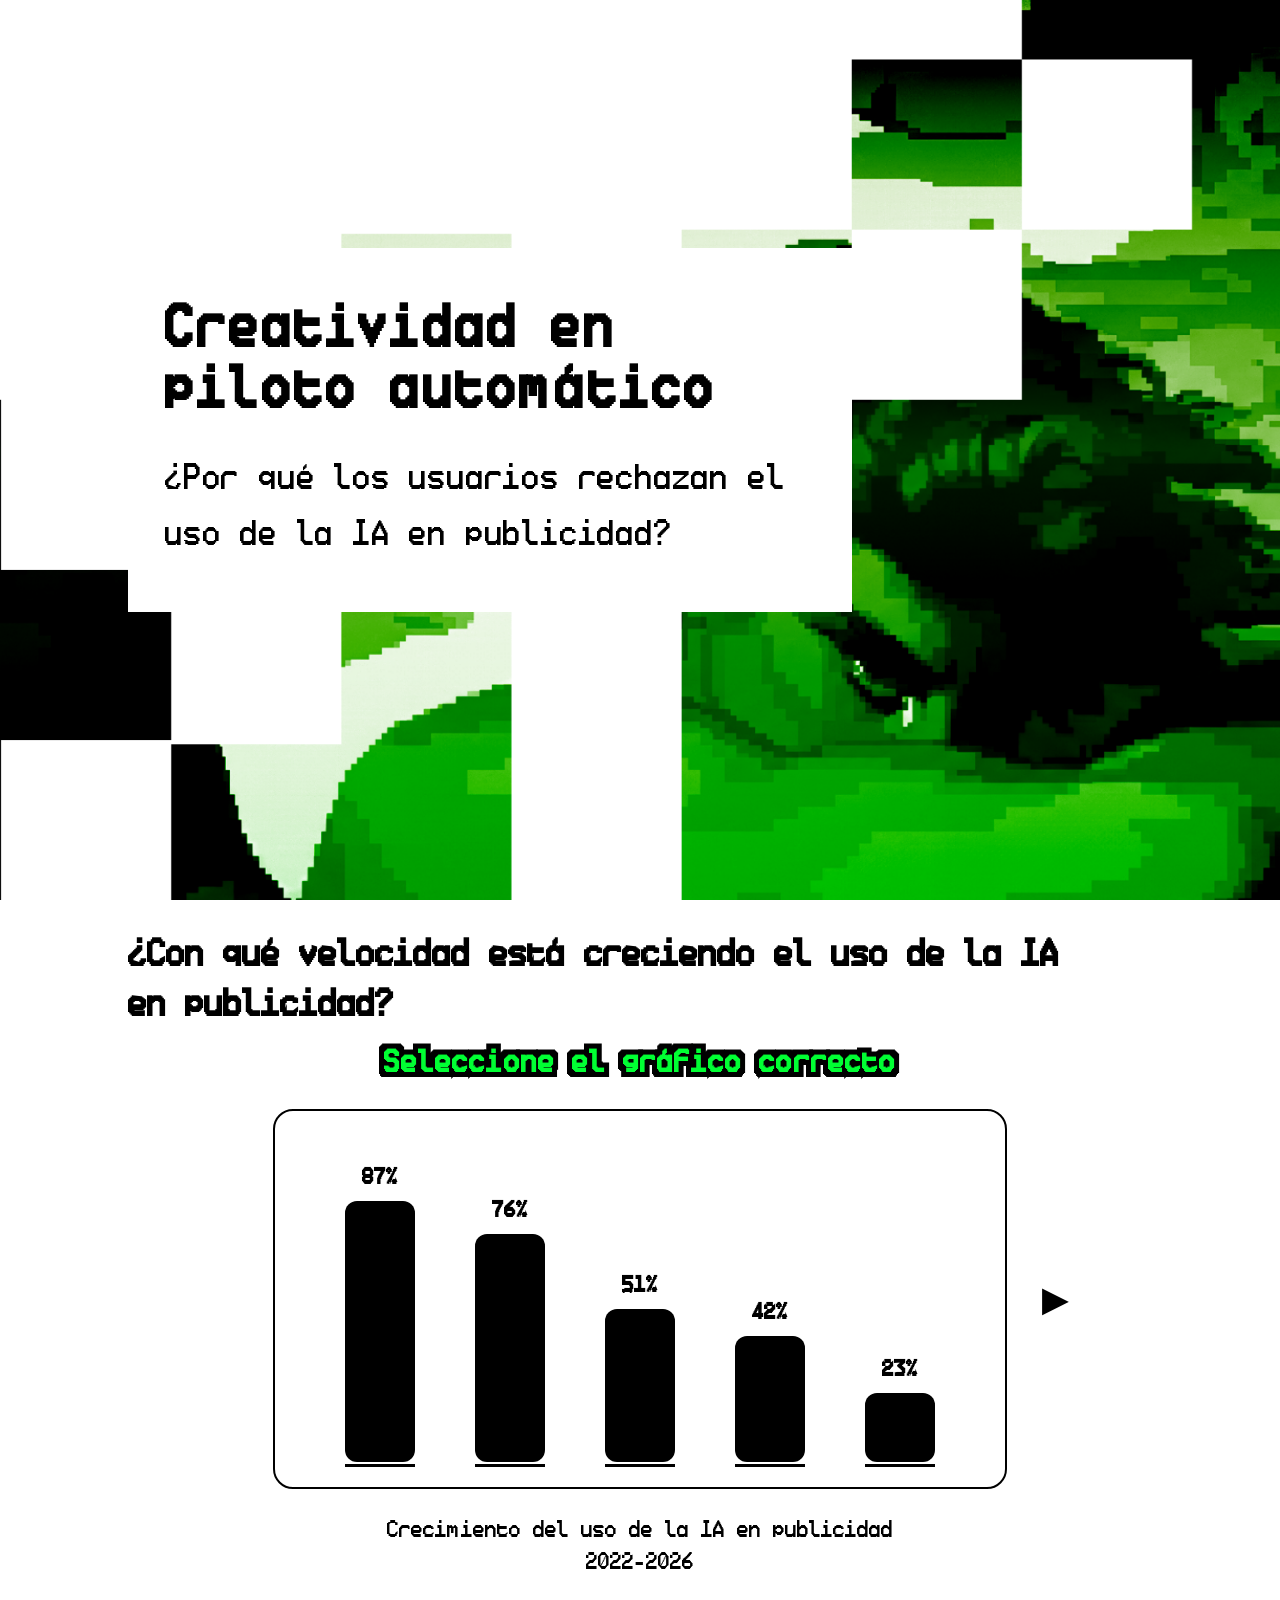
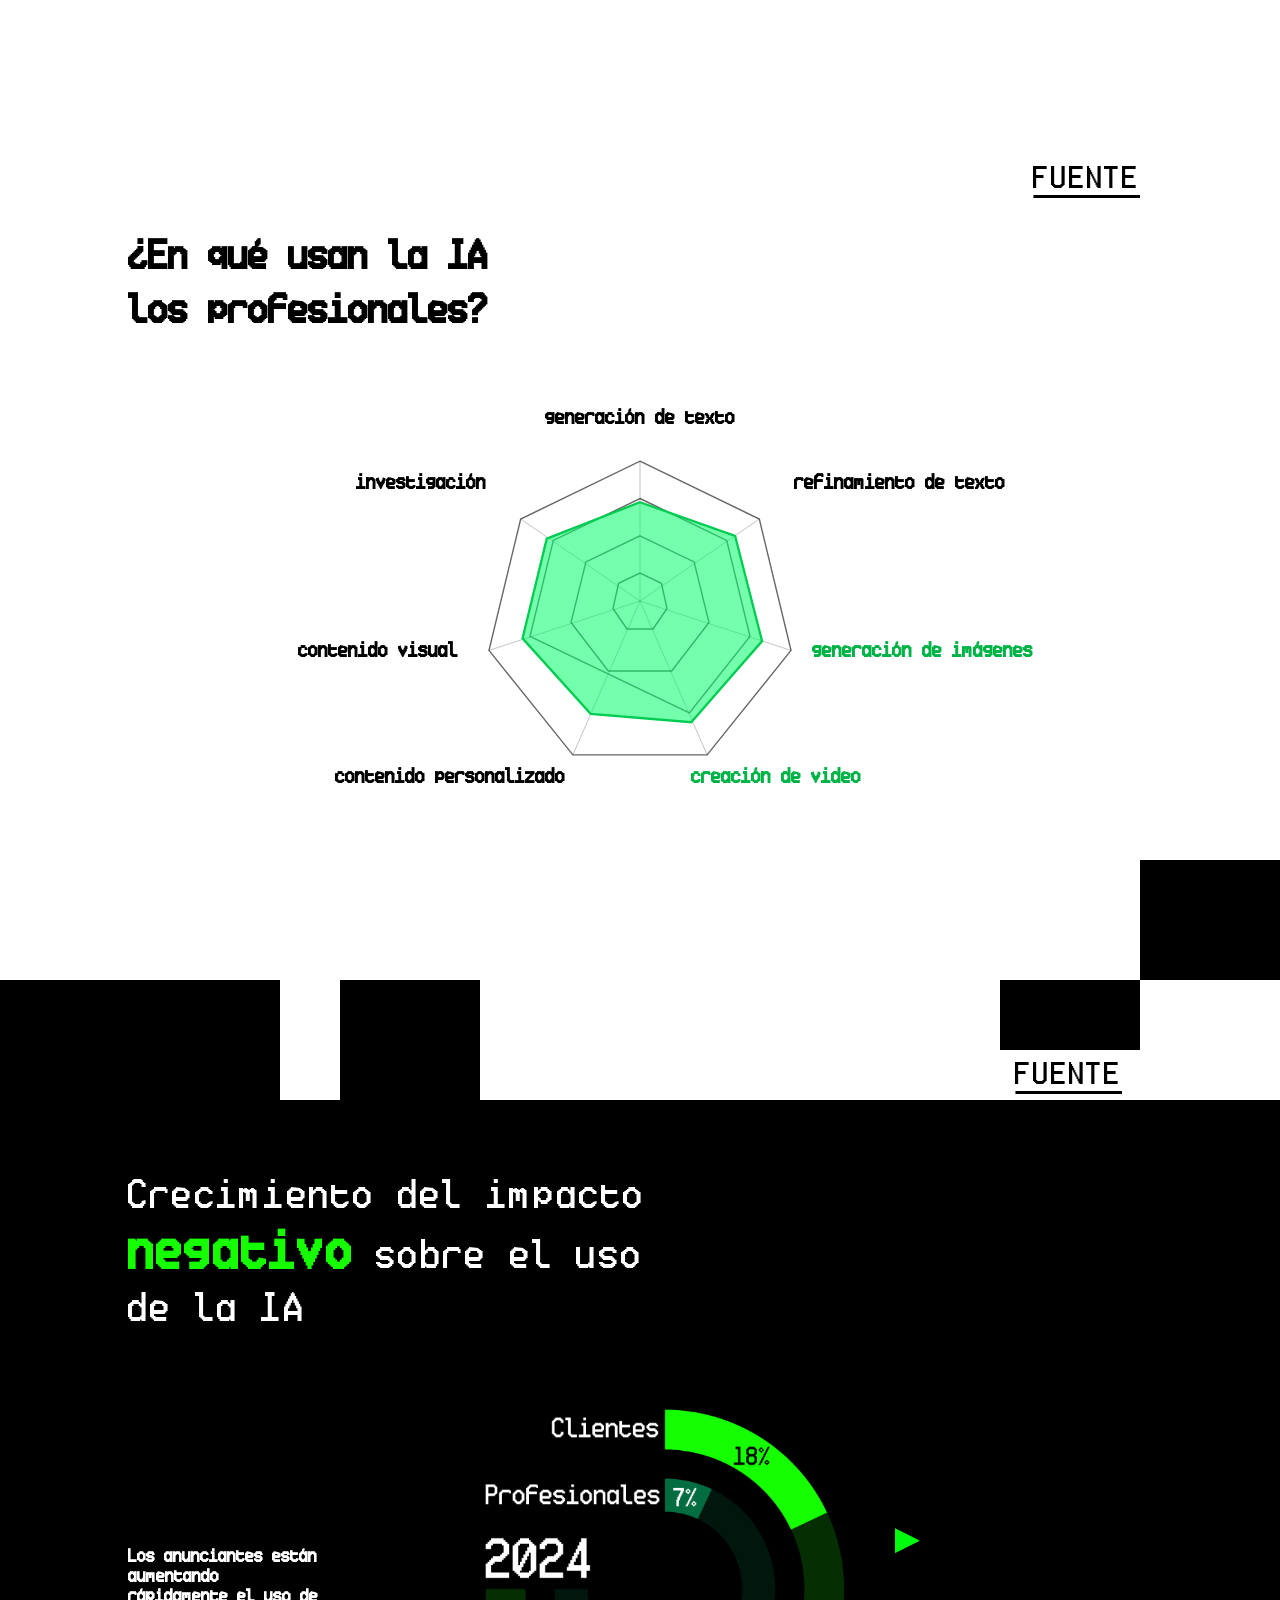
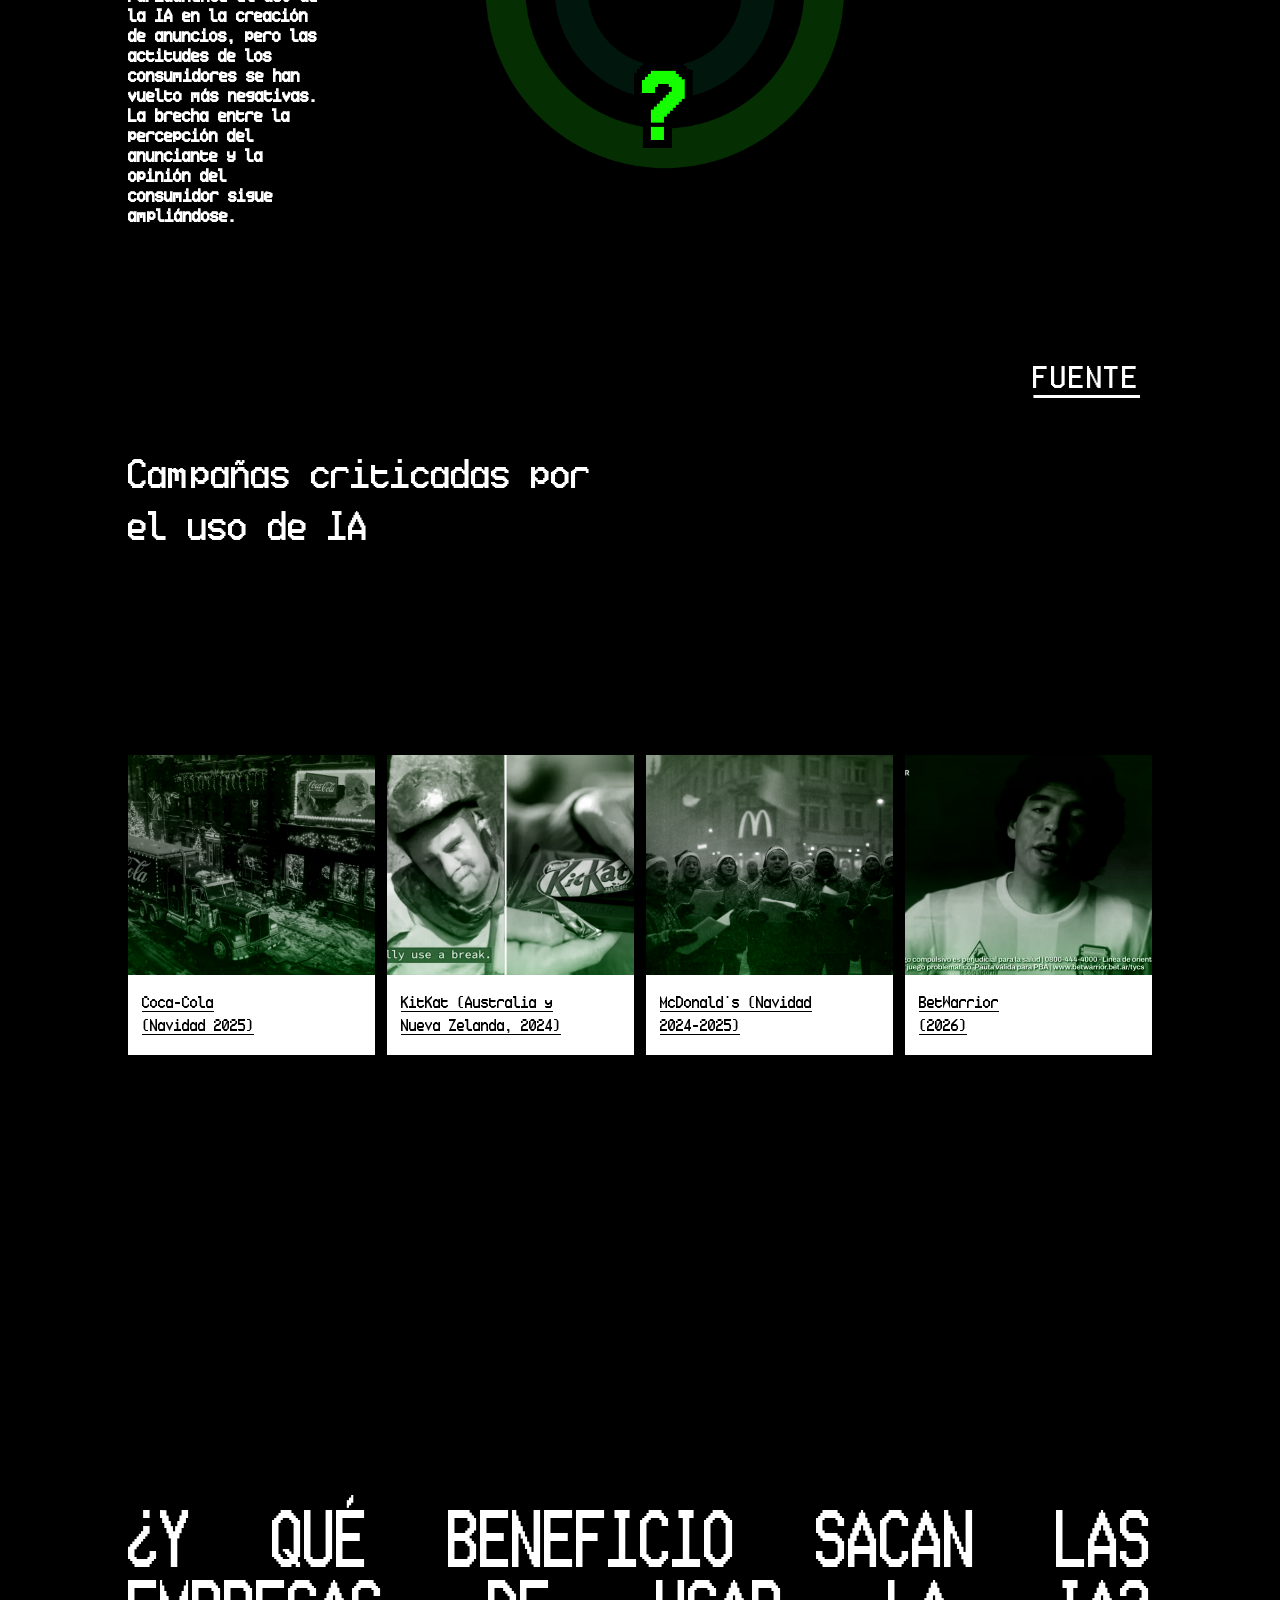
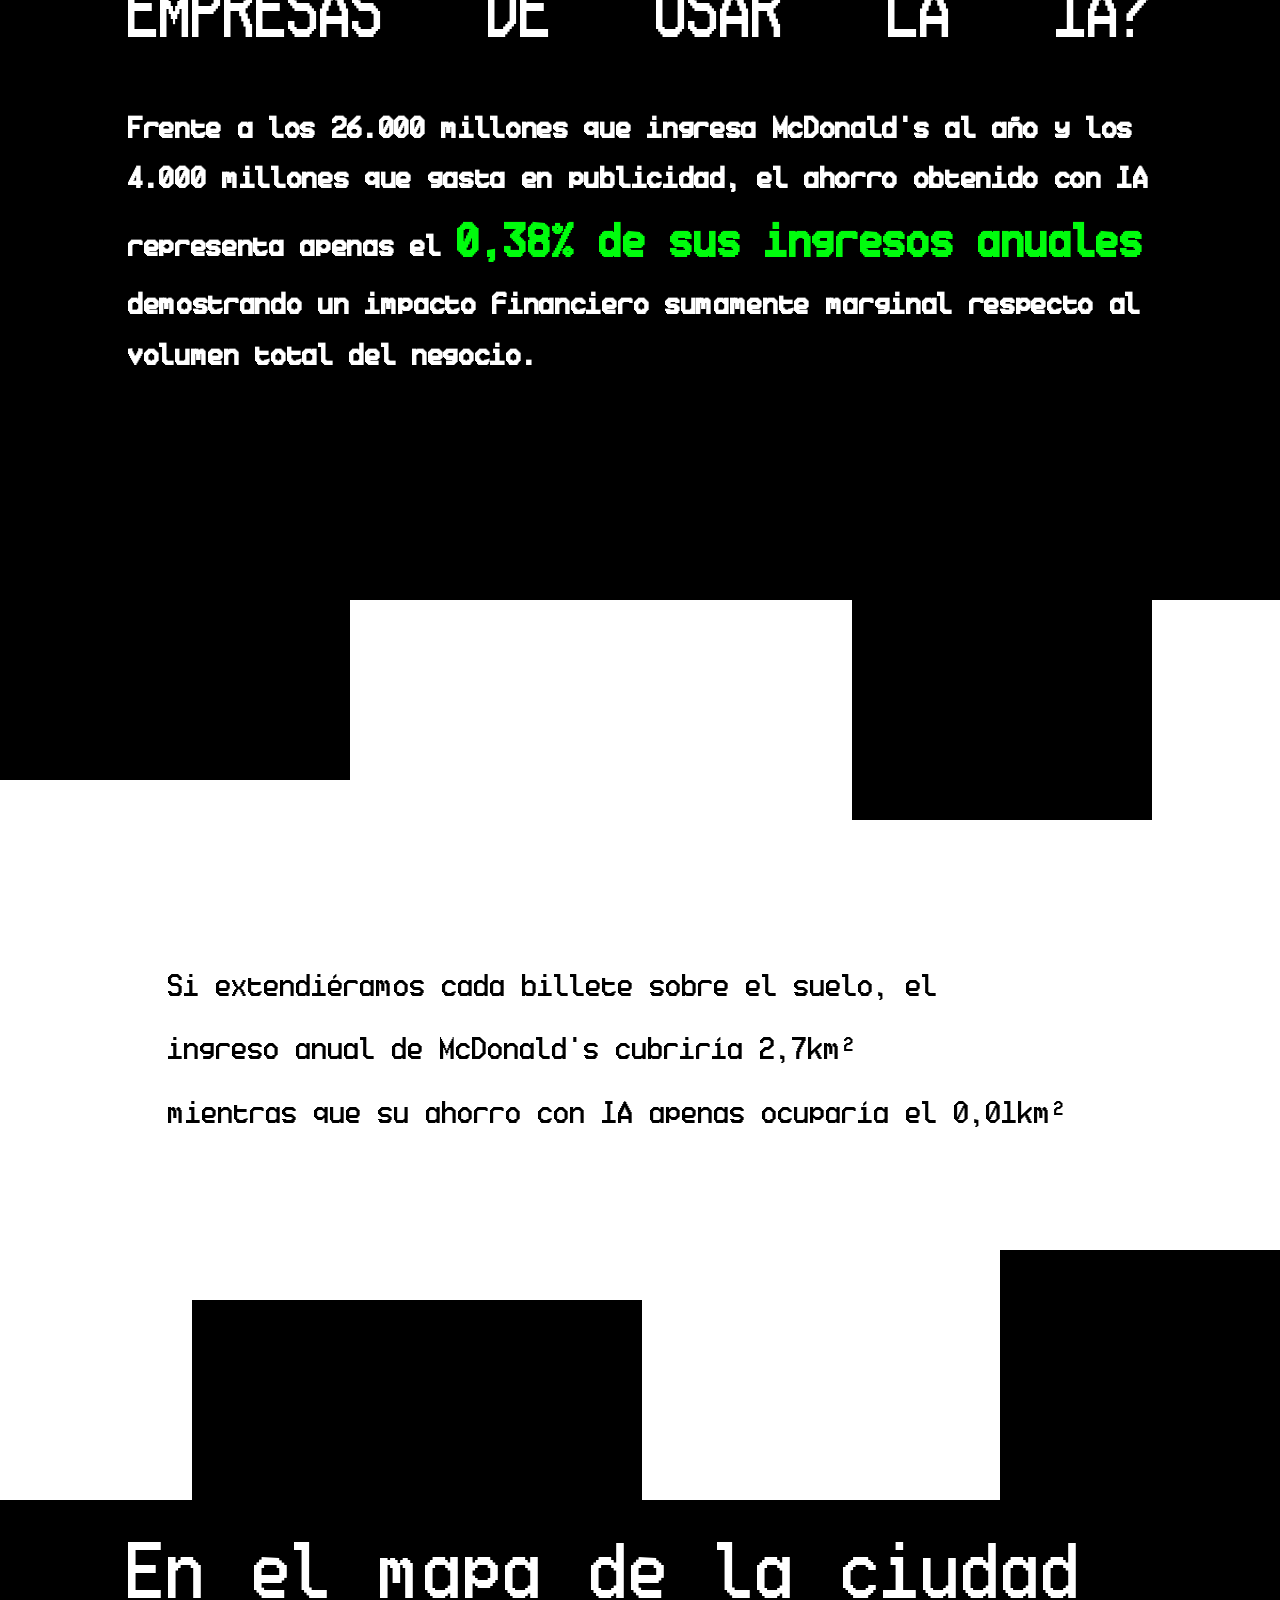
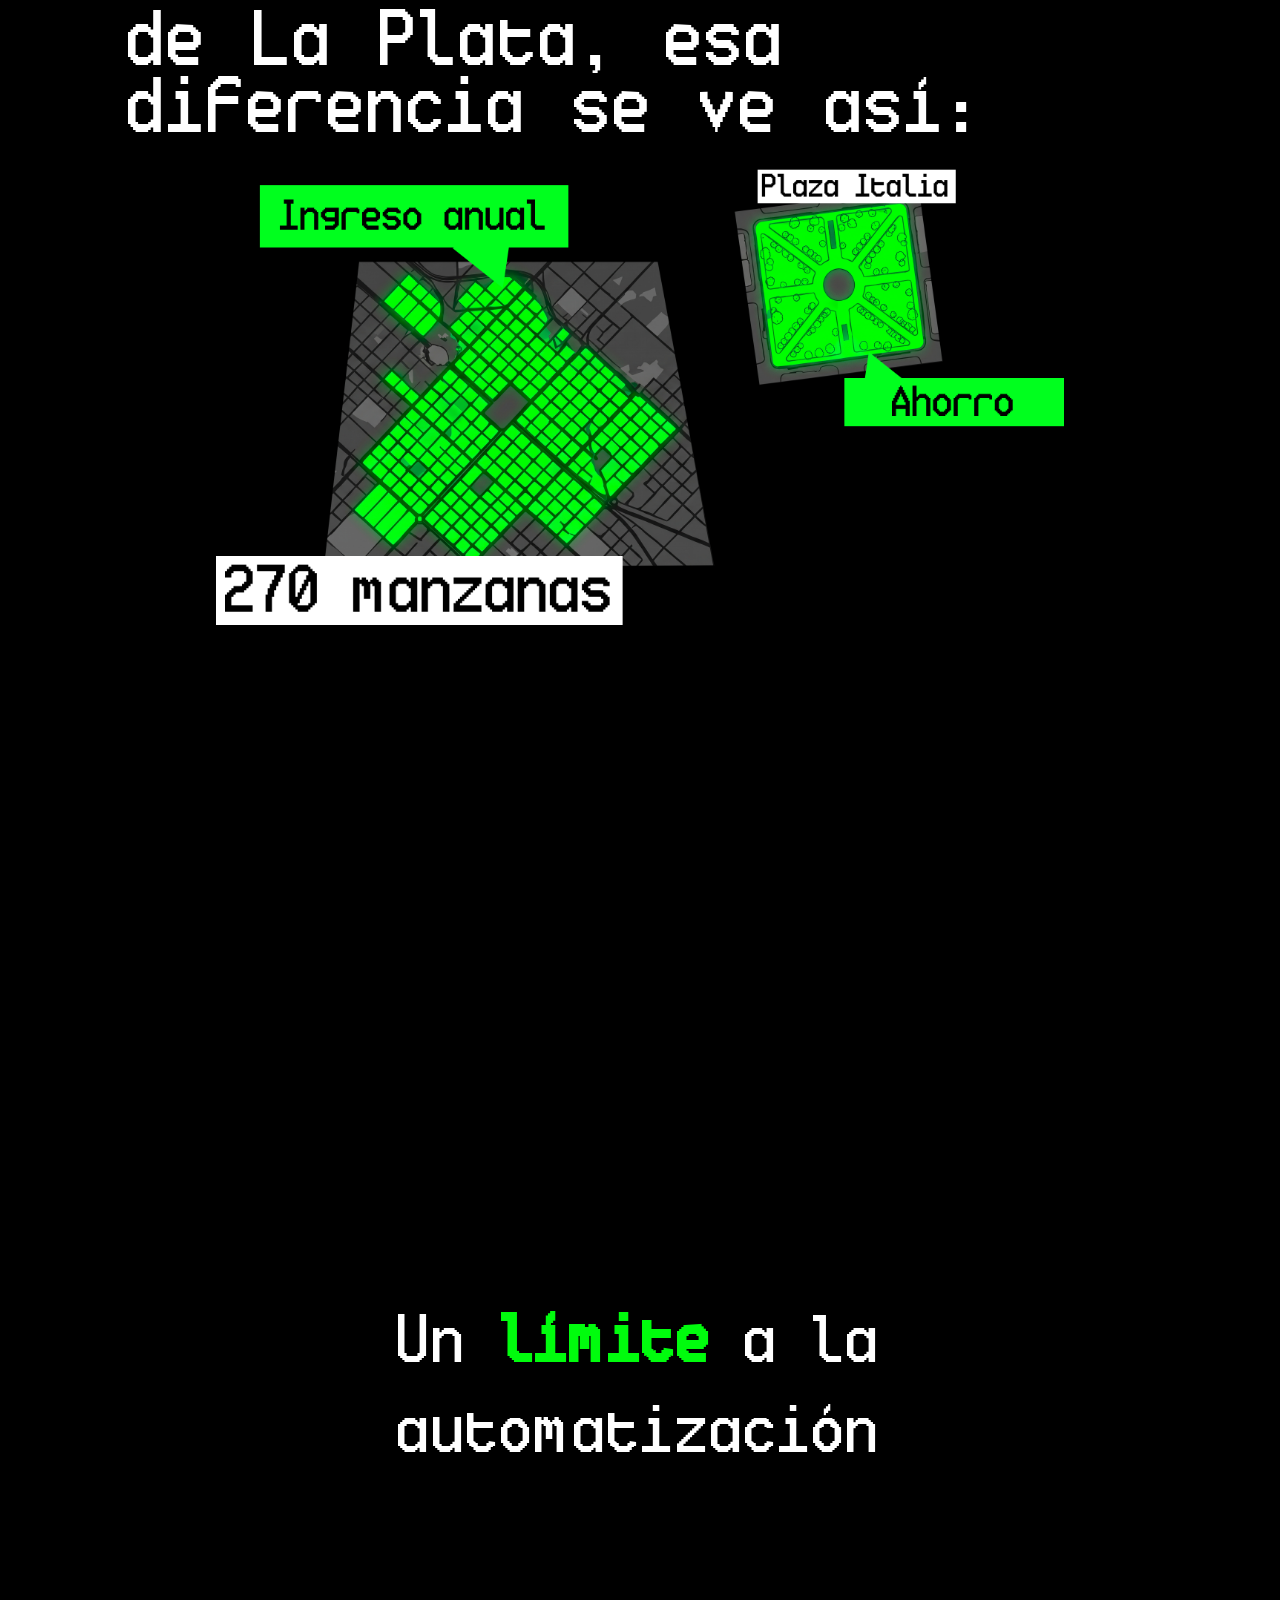
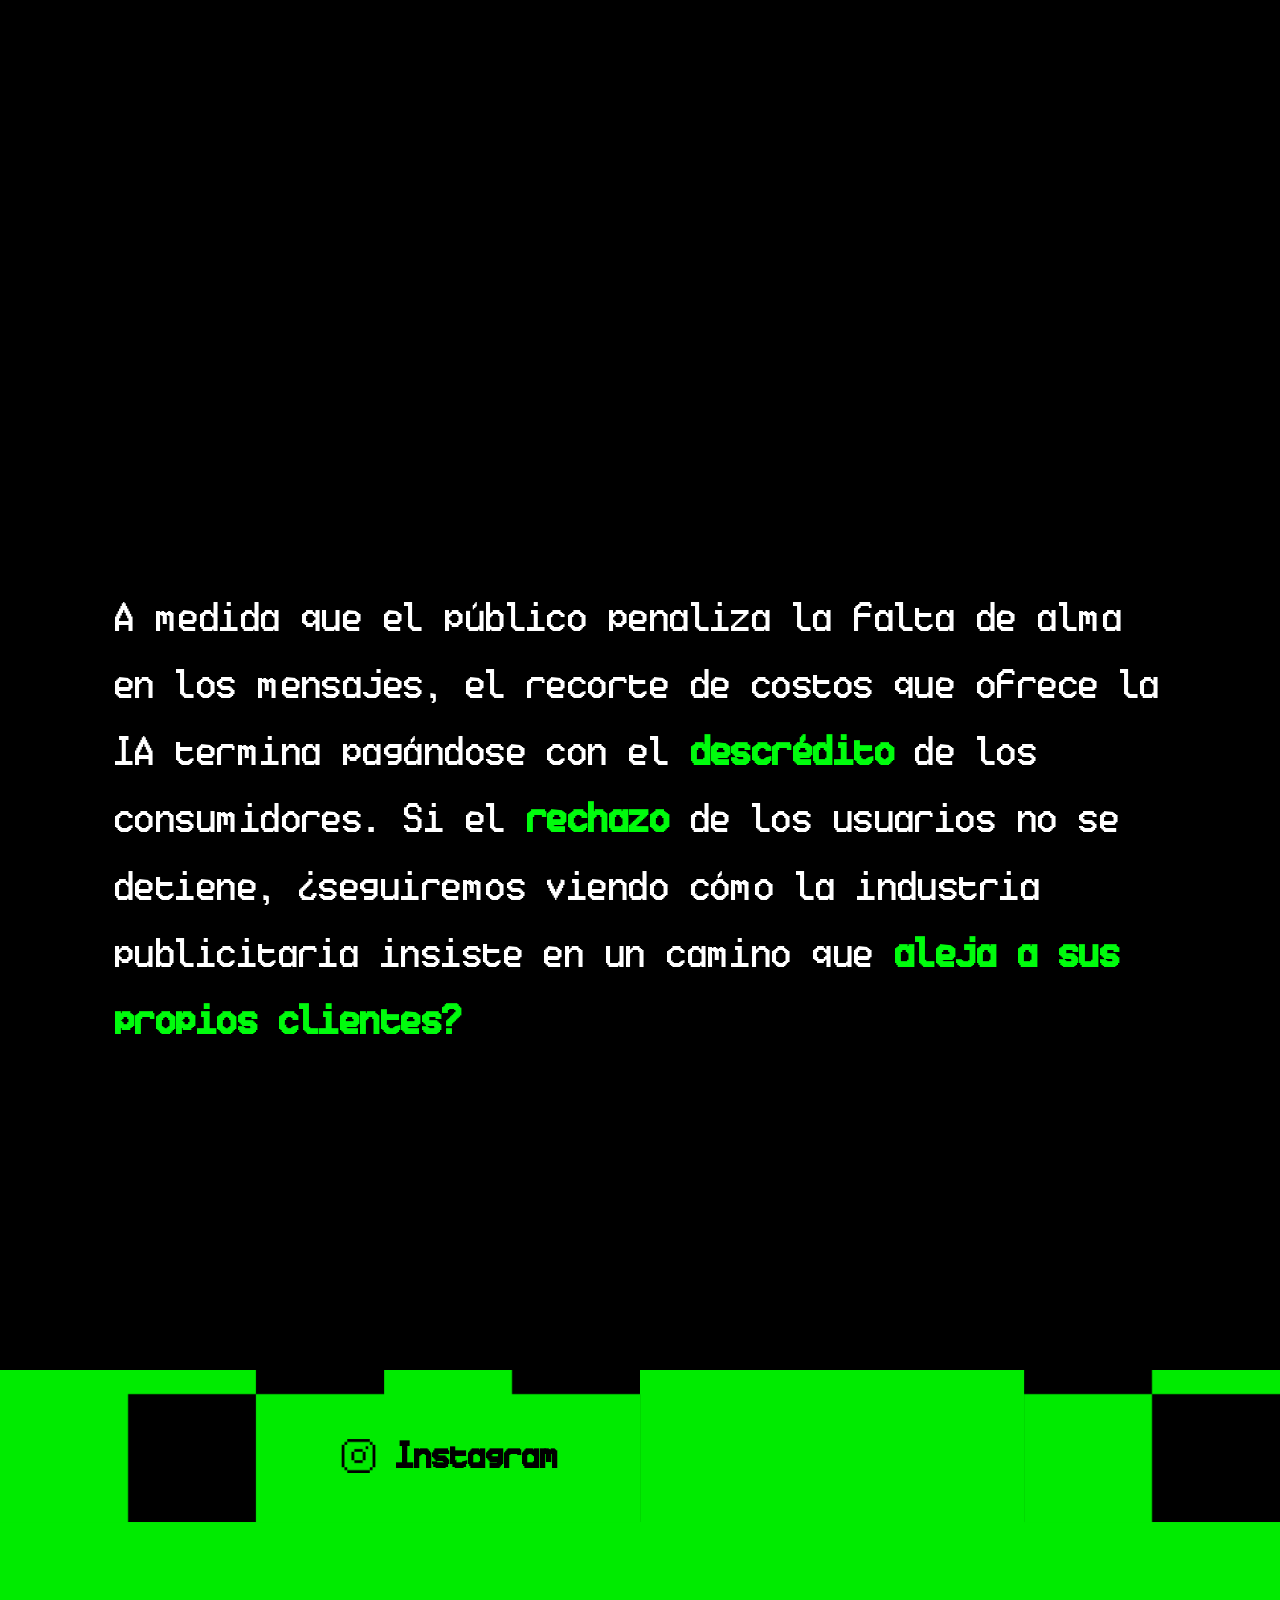
<file: index.html>
<!DOCTYPE html>
<html lang="es">
<head>
  <meta charset="UTF-8">
  <meta name="viewport" content="width=device-width, initial-scale=1.0">
  <title>Infografía Interactiva</title>
  <link rel="stylesheet" href="taller.css">
</head>
<body>

  <!-- Sección Hero / Portada -->
  <header class="hero-section grid-container full-screen-section">
   <div class="hero-image-wrapper">
    <img src="media/portada.png" alt="Portada pixel art" class="hero-img">
   </div>

   <div class="hero-title-container">
    <div class="hero-title-box">
      <h1 class="hero-title">Creatividad en<br>piloto automático</h1>
      <p class="hero-subtitle">¿Por qué los usuarios rechazan el uso de la IA en publicidad?</p>
    </div>
   </div>
  </header>

<!-- Sección 1: Gráfico de Barras Interactivo -->
  <section class="chart-section full-screen-section theme-light source-container-parent">
    
    <!-- Título principal respetando el margen izquierdo exacto de 128px -->
    <div class="chart-header-container">
      <h2 id="section1-main-title" class="section-title">
        ¿Con qué velocidad está creciendo el uso de la IA<br>
        en publicidad?
      </h2>
      <!-- Subtítulo centrado: verde intenso con contorno negro -->
      <h3 class="interactive-subtitle-outline"><strong>Seleccione el gráfico correcto</strong></h3>
      <!-- NUEVO: Texto que aparece al resolver -->
      <p id="correctAnswerSubtitle" class="correct-answer-subtitle">La respuesta correcta es:</p>
    </div>

    <!-- Contenedor Principal de Barras Interactivas -->
    <div class="chart-interactive-wrapper-v2">
      <div class="chart-interactive-inner">
        
        <!-- Reemplaza el botón prevChartStateBtn por este: -->
      <button id="prevChartStateBtn" class="chart-nav-arrow-btn chart-prev-arrow-btn" aria-label="Gráfico anterior" style="visibility: hidden; display: flex;">
        &#9664;
      </button>

        <div class="chart-bars-container" id="cardsCarouselContainer">
          <!-- NUEVO: Texto flotante de la izquierda -->
          <div id="revealText" class="reveal-text">
            En los últimos<br>años el uso de IA<br>creció un<br>
            <span class="neon-green">278%</span>
          </div>
          <!-- Estado inicial: 87, 76, 51, 42, 23 -->
          <div class="bar-item" data-percentage="87">
            <span class="bar-percentage">87%</span>
            <div class="bar-box rounded-bar" style="height: 260px;"></div>
            <div class="bar-baseline"></div>
          </div>
          <div class="bar-item" data-percentage="76">
            <span class="bar-percentage">76%</span>
            <div class="bar-box rounded-bar" style="height: 220px;"></div>
            <div class="bar-baseline"></div>
          </div>
          <div class="bar-item" data-percentage="51">
            <span class="bar-percentage">51%</span>
            <div class="bar-box rounded-bar" style="height: 160px;"></div>
            <div class="bar-baseline"></div>
          </div>
          <div class="bar-item" data-percentage="42">
            <span class="bar-percentage">42%</span>
            <div class="bar-box rounded-bar" style="height: 130px;"></div>
            <div class="bar-baseline"></div>
          </div>
          <div class="bar-item" data-percentage="23">
            <span class="bar-percentage">23%</span>
            <div class="bar-box rounded-bar" style="height: 80px;"></div>
            <div class="bar-baseline"></div>
          </div>
        </div>

        <!-- Botón de flecha derecha (negra, más cerca de las barras) -->
        <button id="nextChartStateBtn" class="chart-nav-arrow-btn chart-next-arrow-btn" aria-label="Siguiente gráfico">
          &#9654;
        </button>

      </div>

      <!-- Texto inferior -->
      <div class="chart-bottom-label">
        <p>Crecimiento del uso de la IA en publicidad</p>
        <p>2022-2026</p>
      </div>
    </div>

    <!-- FUENTE fija -->
    <div class="fixed-source-display">
      <a href="https://www.emarketer.com/content/almost-majority-of-marketers-use-ai-create-images-videos" target="_blank" rel="noopener noreferrer" class="source-link">FUENTE</a>
    </div>
  </section>

 <!-- Sección 2: Radar Interactiva (Fondo Blanco) -->
  <section class="radar-section grid-container full-screen-section theme-light source-container-parent">
    
    <!-- Título original fijo -->
    <div class="radar-text">
      <h2 id="radar-title" class="section-title">
        <strong>¿En qué usan la IA<br>los profesionales?<strong>
      </h2>
    </div>

    <!-- Contenedor del gráfico con el recuadro negro flotante condicionado al hover -->
    <div class="radar-chart-container" id="radar-hover-zone">
      
      <!-- Recuadro negro flotante superior (oculto por defecto, aparece con is-active) -->
      <div class="radar-top-textbox">
        <h3 class="radar-top-title">
          El <span class="neon-green-text">50%</span> de los profesionales en marketing<br>
          utilizan IA para la generación de imágenes o video
        </h3>
      </div>

      <svg viewBox="0 0 760 560" class="radar-svg">
        <polygon points="380,100 508,162 542,303 452,415 308,415 218,303 252,162" class="radar-grid-line" />
        <polygon points="380,140 473,185 498,288 433,370 262,288 287,185" class="radar-grid-line" />
        <polygon points="380,180 438,208 454,273 414,325 346,325 306,273 322,208" class="radar-grid-line" />
        <polygon points="380,220 403,231 409,258 394,280 366,280 351,258 357,231" class="radar-grid-line" />

        <line x1="380" y1="250" x2="380" y2="100" class="radar-axis" />
        <line x1="380" y1="250" x2="508" y2="162" class="radar-axis" />
        <line x1="380" y1="250" x2="542" y2="303" class="radar-axis" />
        <line x1="380" y1="250" x2="452" y2="415" class="radar-axis" />
        <line x1="380" y1="250" x2="308" y2="415" class="radar-axis" />
        <line x1="380" y1="250" x2="218" y2="303" class="radar-axis" />
        <line x1="380" y1="250" x2="252" y2="162" class="radar-axis" />

        <polygon points="380,144 482,180 511,293 435,380 327,371 254,290 280,183" class="radar-data-area" />

        <!-- Títulos normales agrupados que se ocultan al pasar el mouse -->
        <g class="radar-default-labels">
          <text x="380" y="60" text-anchor="middle" class="radar-label">generación de texto</text>
          <text x="545" y="130" text-anchor="start" class="radar-label">refinamiento de texto</text>
          <text x="300" y="445" text-anchor="end" class="radar-label">contenido personalizado</text>
          <text x="185" y="310" text-anchor="end" class="radar-label">contenido visual</text>
          <text x="215" y="130" text-anchor="end" class="radar-label">investigación</text>
        </g>
        
        <!-- Elementos verdes que se mantienen y resaltan -->
        <g class="radar-label-group highlight-target">
          <rect class="label-bg-highlight" x="550" y="288" width="255" height="28" rx="4" ry="4" />
          <text x="565" y="310" text-anchor="start" class="radar-label is-green">generación de imágenes</text>
        </g>
        
        <g class="radar-label-group highlight-target">
          <rect class="label-bg-highlight" x="420" y="423" width="205" height="28" rx="4" ry="4" />
          <text x="435" y="445" text-anchor="start" class="radar-label is-green">creación de video</text>
        </g>

        <!-- Insignias de porcentajes -->
        <g class="radar-badges">
          <g>
            <rect class="badge-bg" x="486" y="280" width="50" height="26" rx="4" ry="4" style="fill: #000000; stroke: #000000;" />
            <text x="511" y="293" class="badge-text is-green-text">49%</text>
          </g>

          <g>
            <rect class="badge-bg" x="410" y="367" width="50" height="26" rx="4" ry="4" style="fill: #000000; stroke: #000000;" />
            <text x="435" y="380" class="badge-text is-green-text">49%</text>
          </g>
        </g>
      </svg>
    </div>

    <div class="pixel-divider">
      <div class="sq sq-black sq-l1"></div>
      <div class="sq sq-black sq-l2"></div>
      <div class="sq sq-white sq-lw1"></div>
      <div class="sq sq-black sq-r1"></div>
      <div class="sq sq-black sq-r2"></div>
      <div class="sq sq-black sq-r3"></div>
      <div class="sq sq-white sq-rw1"></div>
      <div class="sq sq-white sq-rw2"></div>
    </div>

    <div class="fixed-source-display">
     <a href="https://www.emarketer.com/content/almost-majority-of-marketers-use-ai-create-images-videos" target="_blank" rel="noopener noreferrer" class="source-link">FUENTE</a>
    </div>
  </section>


<!-- Sección 3: Crecimiento del impacto negativo -->
<section class="negative-impact-section grid-container full-screen-section theme-dark source-container-parent">
  
  <!-- Título de la sección -->
  <div class="impact-title-container">
    <h2 class="section-title">
      Crecimiento del impacto<br>
      <span class="text-green-highlight">negativo</span> sobre el uso<br>
      de la IA
    </h2>
  </div>

  <!-- Párrafo descriptivo a la izquierda -->
  <div class="impact-description-container" id="section3-description">
    <p class="impact-description">
      Los anunciantes están<br>
      aumentando<br>
      rápidamente el uso de<br>
      la IA en la creación<br>
      de anuncios, pero las<br>
      actitudes de los<br>
      consumidores se han<br>
      vuelto más negativas.<br>
      La brecha entre la<br>
      percepción del<br>
      anunciante y la<br>
      opinión del<br>
      consumidor sigue<br>
      ampliándose.
    </p>
  </div>

  <!-- Gráfico desplazado con la pregunta -->
  <div class="impact-chart-wrapper">
    <div class="chart-relative-box">
      <!-- Imagen principal -->
      <img src="media/grafico1.png" alt="Gráfico de impacto" class="rings-bg-image" id="section3-image" />
      
      
      <!-- Signo de pregunta titilante -->
      <span class="neon-question-mark" id="section3-question" style="pointer-events: auto; cursor: pointer;">?</span>

      <!-- FLECHA PARA REINICIAR (Aparecerá junto a 2025-2026) -->
      <button id="section3-reset-btn" class="reset-arrow-btn" style="display: none;" title="Volver a intentar">
        &#9664;
      </button>

      <!-- FLECHA DERECHA (Para pasar a grafico4.png) -->
      <button id="section3-next-btn" class="next-arrow-btn" style="display: none;" title="Ver siguiente gráfico">
        &#9654;
      </button>
      
      <!-- FLECHA DERECHA (Visible desde el Gráfico 1 para pasar a grafico4.png) -->
      <button id="section3-next-btn" class="next-arrow-btn" style="display: flex;" title="Ver siguiente gráfico">
        &#9654;
      </button>

    <!-- BOTÓN DE REINICIO CON IMAGEN DE ROTONDA PIXELADA -->
      <button id="section3-global-reset-btn" class="global-reset-btn" style="display: none;" title="Reiniciar infografía">
        <img src="media/reinicio.png" alt="Reiniciar" class="reset-icon-img" />
      </button>

      <!-- RECUADRO NEGRO INFERIOR (Contiene el texto y los porcentajes) -->
      <div id="section3-bottom-box" class="section3-bottom-box" style="display: none;">
        <p id="section3-extra-text" class="section3-extra-text" style="display: none;">
          En los últimos 2 años, ¿a cuánto creés<br>que aumentó el rechazo de los clientes?
        </p>

        <div id="percentage-options" class="percentage-options-container">
          <span class="pct-btn" data-correct="false">20%</span>
          <span class="pct-btn" data-correct="true">30%</span>
          <span class="pct-btn" data-correct="false">50%</span>
        </div>
      </div>
    </div>
  </div>
      
  <!-- FUENTE -->
  <div class="fixed-source-display">
    <a href="https://www.iab.com/insights/the-ai-gap-widens/" target="_blank" rel="noopener noreferrer" class="source-link">FUENTE</a>
  </div>

</section>

</section>

 <!-- Sección 4: Campañas criticadas -->
  <section class="campaigns-section grid-container full-screen-section theme-dark source-container-parent">
    <div class="campaigns-title-container">
      <h2 class="section-title">
        Campañas criticadas por<br>el uso de IA
      </h2>
    </div>

    <div class="campaigns-cards-wrapper">
      <div class="campaign-card" data-card="1">
        <div class="card-img-box" role="button" tabindex="0" aria-label="Ver descripción de Coca-Cola">
          <img src="media/img1.png" alt="Coca-Cola" class="card-img">
        </div>
        <div class="card-title-box">
          <a href="https://www.youtube.com/watch?v=Yy6fByUmPuE" target="_blank" rel="noopener noreferrer" class="card-link">
            Coca-Cola<br>(Navidad 2025)
          </a>
        </div>
        <div class="hidden-desc" style="display:none;">La marca reeditó su clásico aviso de camiones navideños usando IA generativa al 100%. El público reaccionó con fuerte rechazo, acusando a la empresa de recortar puestos de trabajo creativos y entregar una pieza fría, artificial y carente del calor humano tradicional de sus campañas.</div>
      </div>

      <div class="campaign-card" data-card="2">
        <div class="card-img-box" role="button" tabindex="0" aria-label="Ver descripción de KitKat">
          <img src="media/img2.png" alt="KitKat" class="card-img">
        </div>
        <div class="card-title-box">
          <a href="https://www.youtube.com/watch?v=LsPoNd1X0NU&t=1s" target="_blank" rel="noopener noreferrer" class="card-link">
            KitKat (Australia y<br>Nueva Zelanda, 2024)
          </a>
        </div>
        <div class="hidden-desc" style="display:none;">Bajo el lema de "darse un respiro", la marca recurrió deliberadamente a la IA para producir su spot como una parodia. El resultado exhibió errores grotescos propios del software —rostros deformados, dedos extra y logos adulterados— para ironizar sobre la incapacidad de la tecnología de igualar el talento creativo humano.</div>
      </div>

      <div class="campaign-card" data-card="3">
        <div class="card-img-box" role="button" tabindex="0" aria-label="Ver descripción de McDonald's">
          <img src="media/img3.png" alt="McDonald's" class="card-img">
        </div>
        <div class="card-title-box">
          <a href="https://www.youtube.com/watch?v=E-YwjXEVGo8" target="_blank" rel="noopener noreferrer" class="card-link">
            McDonald's (Navidad<br>2024-2025)
          </a>
        </div>
        <div class="hidden-desc" style="display:none;">McDonald’s Países Bajos lanzó una campaña navideña caótica generada enteramente por IA, pero debió retirarla a los pocos días. La audiencia la calificó de "deprimente" y visualmente perturbadora, reabriendo el debate sobre el impacto negativo de sustituir a los equipos de filmación humana por contenido sintético.</div>
      </div>

      <div class="campaign-card" data-card="4">
        <div class="card-img-box" role="button" tabindex="0" aria-label="Ver descripción de BetWarrior">
          <img src="media/img4.png" alt="BetWarrior" class="card-img">
        </div>
        <div class="card-title-box">
          <a href="https://www.youtube.com/watch?v=yv0NYRq2afI" target="_blank" rel="noopener noreferrer" class="card-link">
            BetWarrior<br>(2026)
          </a>
        </div>
        <div class="hidden-desc" style="display:none;">La plataforma de apuestas causó repudio generalizado al emitir durante los entretiempos y pausas del Mundial 2026 una recreación de Diego Maradona con IA y clonación de voz. Fanáticos y especialistas criticaron la falta de ética al utilizar la figura del ídolo fallecido para incitar a las apuestas.</div>
      </div>
    </div>

    <!-- Modal flotante con la estructura original para albergar el video o contenido -->
    <div class="campaign-modal-overlay" id="campaignModal">
      <div class="campaign-modal-box">
        <button class="modal-close-btn" id="modalCloseBtn" aria-label="Cerrar modal">X</button>
        <div class="modal-content-grid">
          <div class="modal-img-container" id="modalVideoContainer">
            <!-- Aquí se inyectará dinámicamente el reproductor de YouTube adaptado al espacio -->
          </div>
          <div class="modal-text-container">
            <h3 class="modal-title" id="modalTitle">Título de la campaña</h3>
            <p class="modal-desc" id="modalDesc">Descripción detallada de la campaña.</p>
          </div>
        </div>
      </div>
    </div>
  </section>
  
  <!-- Sección 5: Beneficio de las Empresas -->
  <section class="business-benefit-section grid-container full-screen-section theme-dark">
    <div class="benefit-title-container">
      <h2 class="section-title wide-title">
        <span class="first-line">¿Y QUÉ BENEFICIO SACAN LAS</span>
        <span class="second-line">EMPRESAS DE USAR LA IA?</span>
      </h2>
      <p class="benefit-paragraph">
        Frente a los 26.000 millones que ingresa McDonald’s al año y los 4.000 millones que gasta en publicidad, el ahorro obtenido con IA representa apenas el <span class="highlight-green">0,38% de sus ingresos anuales</span> demostrando un impacto financiero sumamente marginal respecto al volumen total del negocio.
      </p>
    </div>
  </section>

  <!-- Sección 6: Datos de McDonald's -->
  <section class="mcdonalds-data-section grid-container full-screen-section theme-dark">
    <div class="pixel-curtain-divider">
      <div class="sq sq-black sq-c1"></div>
      <div class="sq sq-black sq-c2"></div>
      <div class="sq sq-black sq-c3"></div>
      <div class="sq sq-black sq-c4"></div>
      <div class="sq sq-black sq-c5"></div>
    </div>

    <div class="mcdonalds-content">
      <ul class="data-list">
        <li>Si extendiéramos cada billete sobre el suelo, el</li>
        <li>ingreso anual de McDonald's cubriría 2,7km²</li>
        <li>mientras que su ahorro con IA apenas ocuparía el 0,01km²</li>
      </ul>
    </div>
  </section>

  <!-- Sección 7: Comparación -->
  <section class="comparison-section grid-container full-screen-section theme-dark">
    <div class="comparison-text-container">
      <h2 class="section-title text-small">
        En el mapa de la ciudad de La Plata, esa diferencia se ve así:
      </h2>
    </div>

    <div class="comparison-image-wrapper">
      <img src="media/comparacion.png" alt="Comparación avión y auto" class="comparison-img">
    </div>
  </section>

  <!-- Sección Final: Un límite a la automatización -->
  <section class="limit-section full-screen-section theme-dark">
    <div class="limit-content">
      <h2 class="limit-title">
        Un <span class="neon-green-text">límite</span> a la<br>automatización
      </h2>
    </div>
  </section>

  <!-- Sección Definitiva: Conclusión / Cierre -->
  <section class="conclusion-section full-screen-section theme-dark">
    <div class="conclusion-content">
      <p class="conclusion-text">
        A medida que el público penaliza la falta de alma en los mensajes, el recorte de costos que ofrece la IA termina pagándose con el <span class="neon-green-text">descrédito</span> de los consumidores. Si el <span class="neon-green-text">rechazo</span> de los usuarios no se detiene, ¿seguiremos viendo cómo la industria publicitaria insiste en un camino que <span class="neon-green-text">aleja a sus propios clientes?</span>
      </p>
    </div>
  </section>

  <!-- FOOTER -->
  <footer class="main-footer">
    <div class="footer-bg">
      <a href="https://www.instagram.com/creatividad.automatica/?hl=es-la" target="_blank" rel="noopener noreferrer" class="footer-instagram-link">
        <img src="media/instagram.png" alt="Instagram logo" class="footer-ig-icon">
        <span class="footer-ig-text">Instagram</span>
      </a>
      <img src="media/footer.png" alt="Footer pixelado" class="footer-img">
    </div>
  </footer>

  <script src="taller.js"></script>
</body>
</html>
</file>
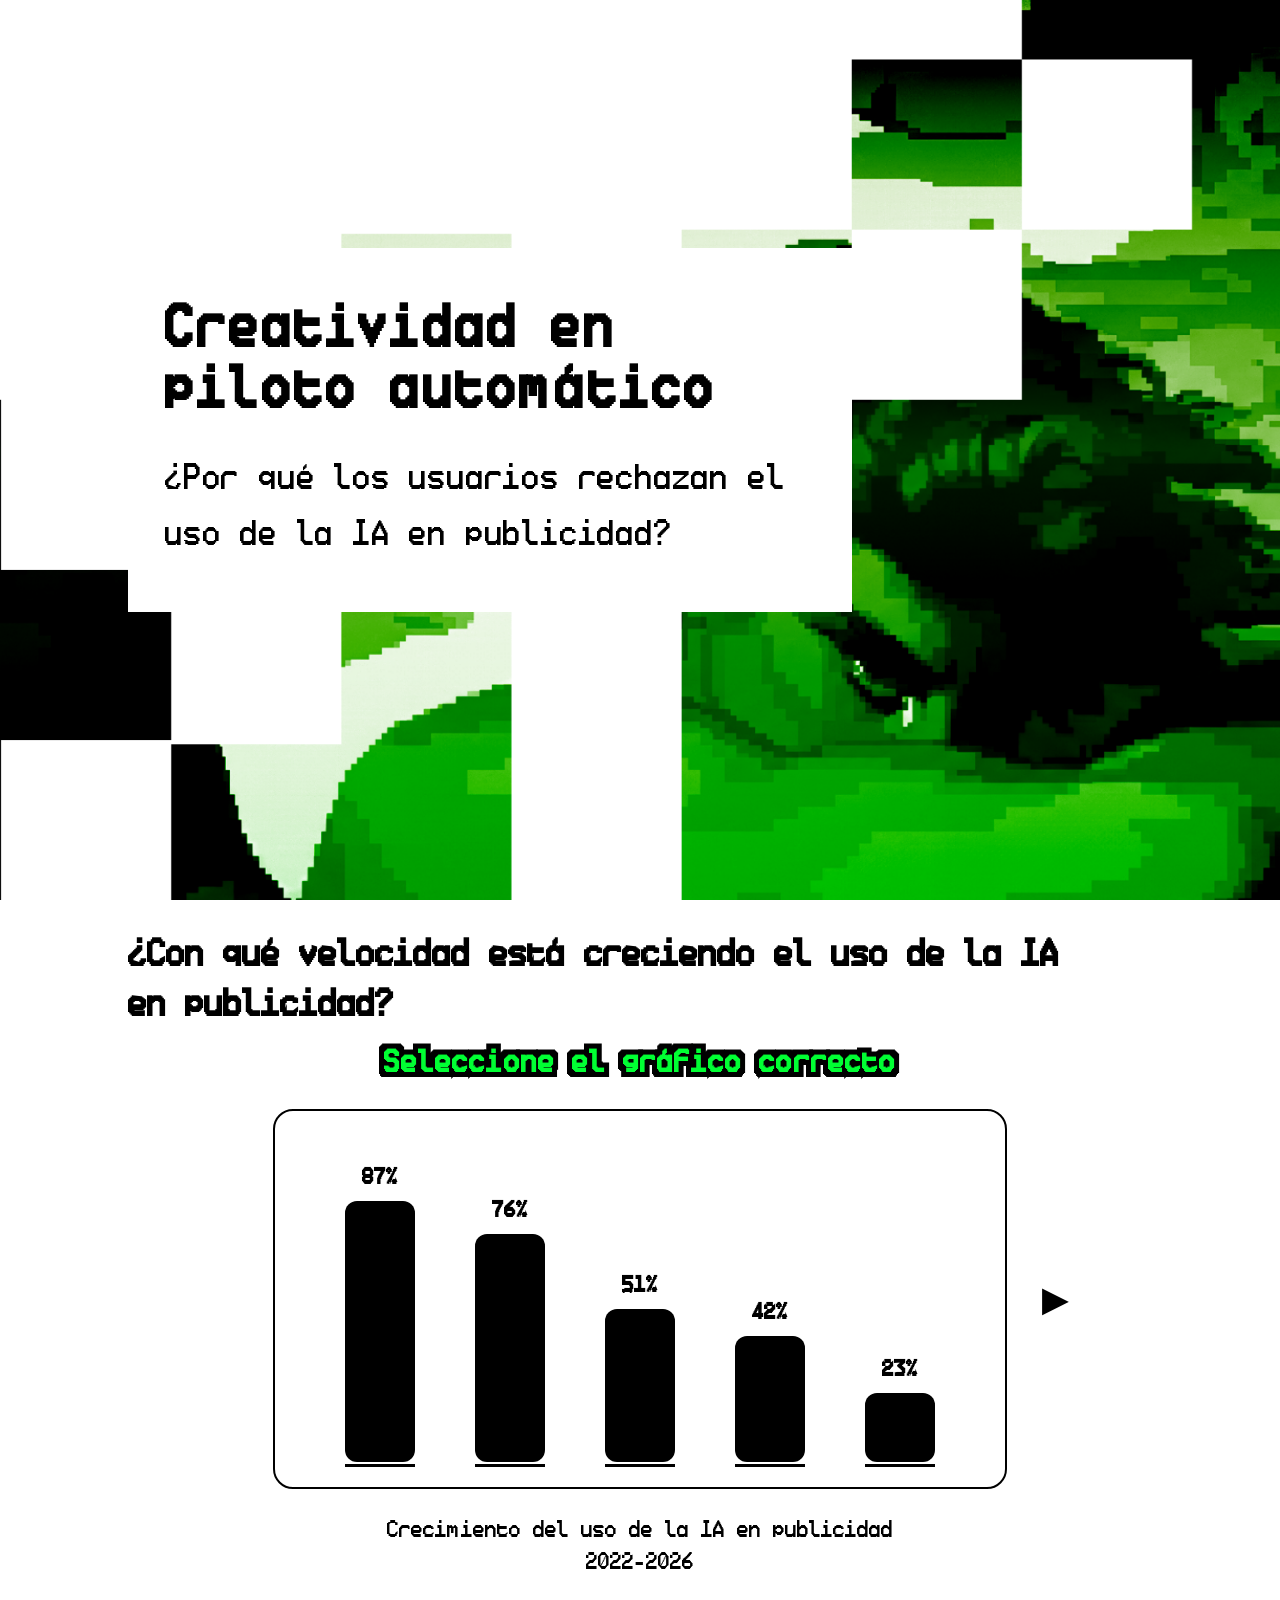
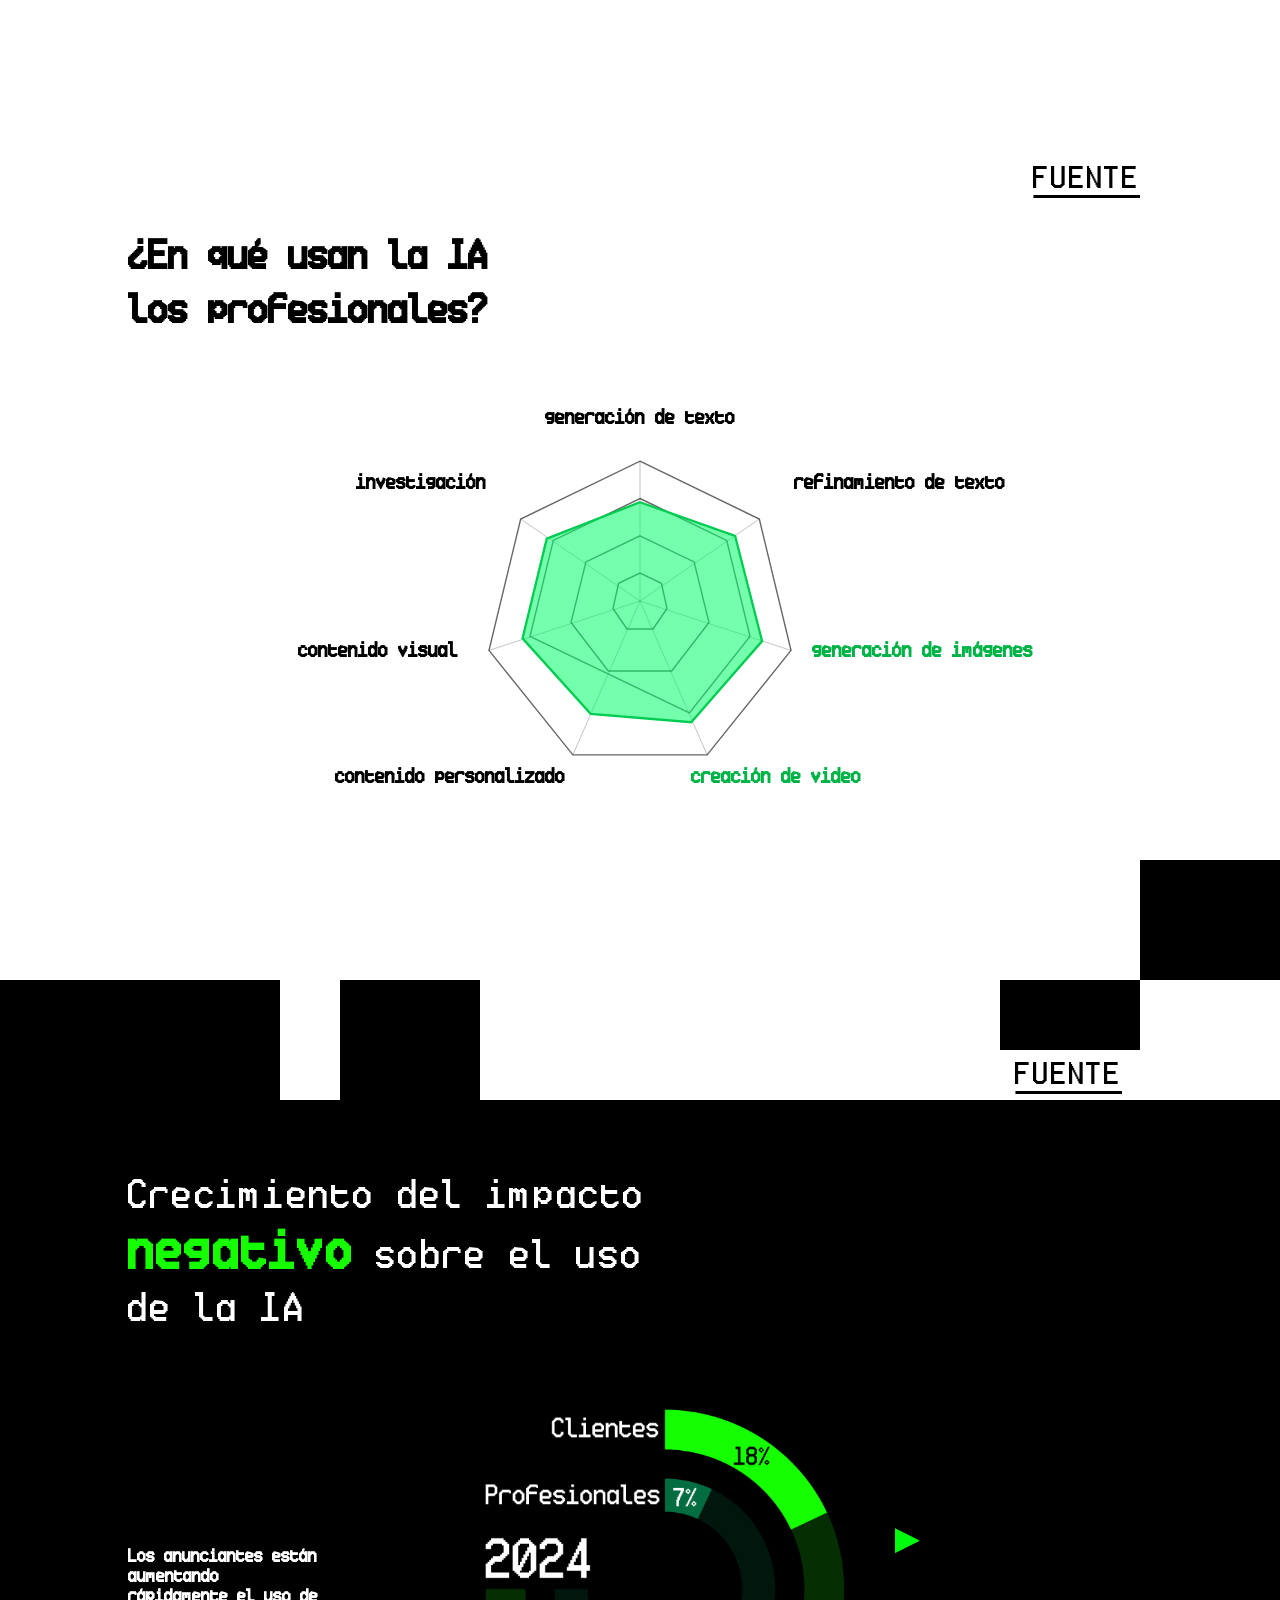
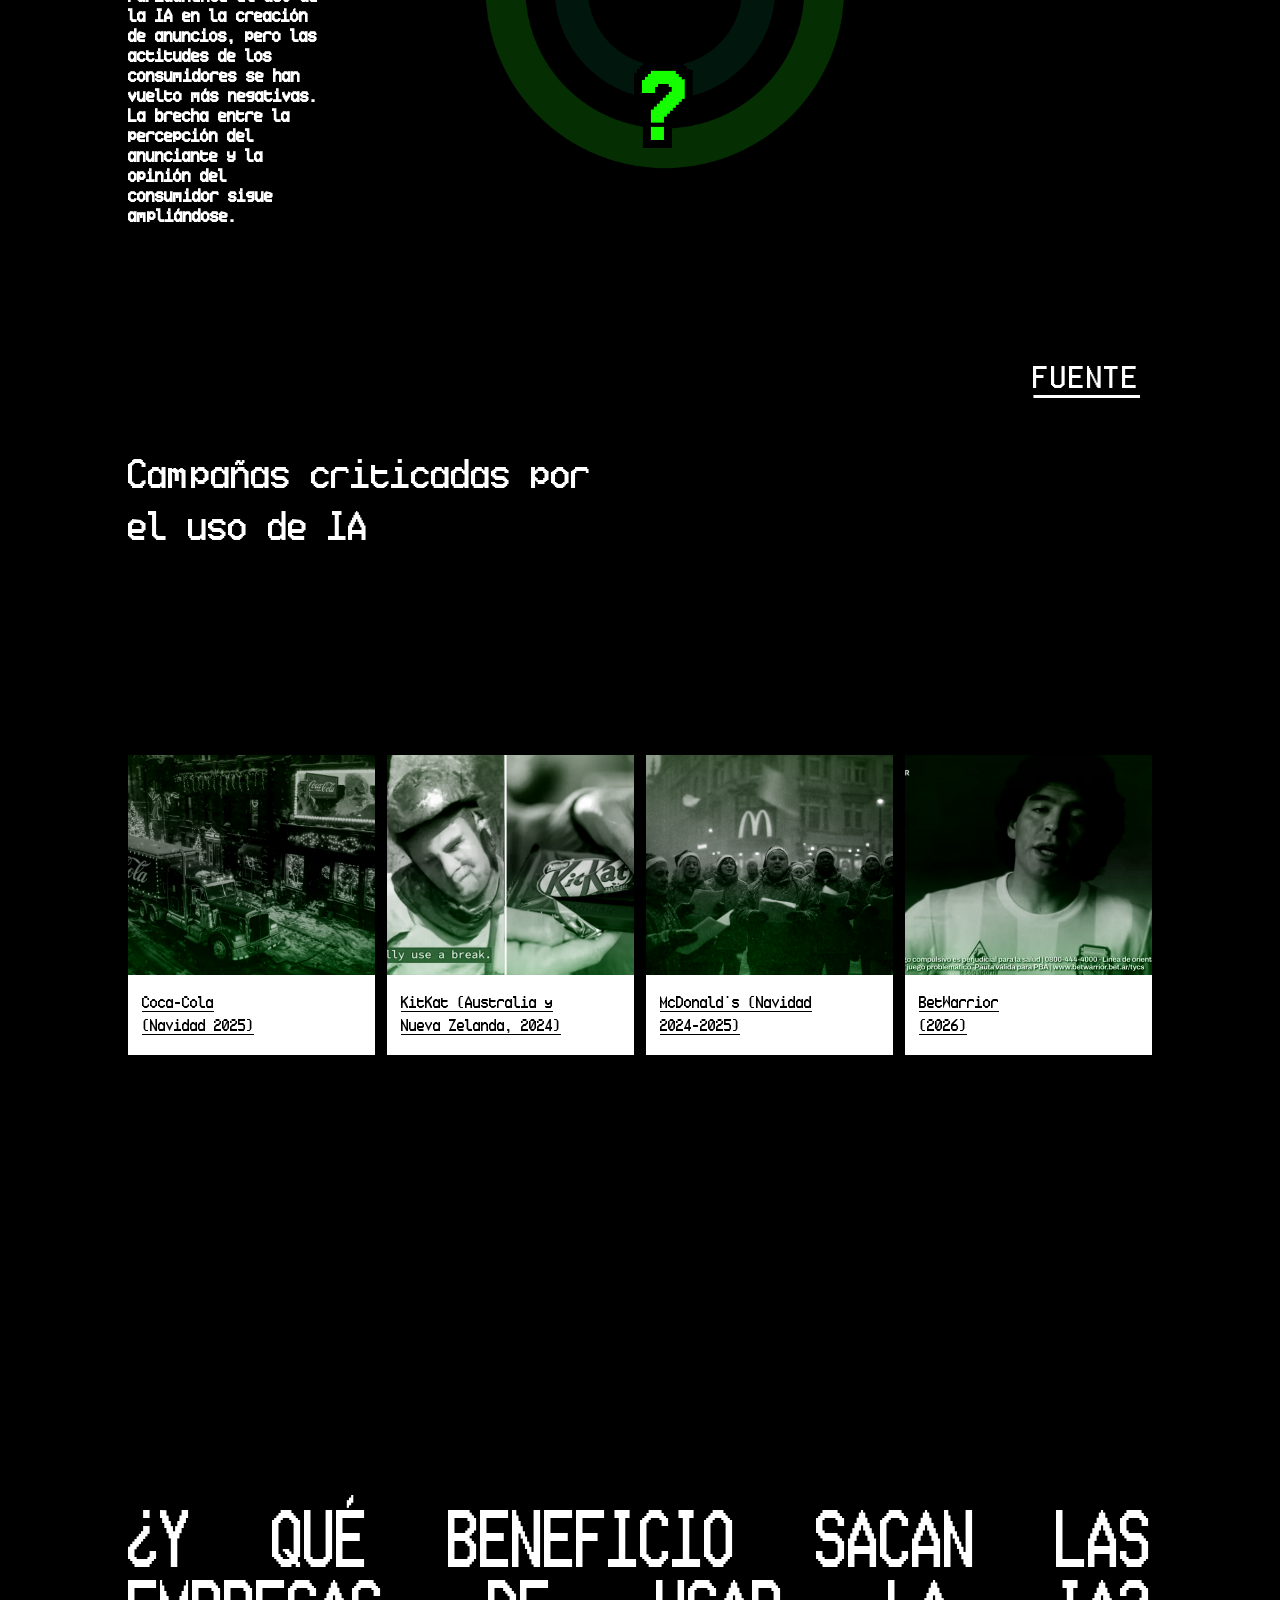
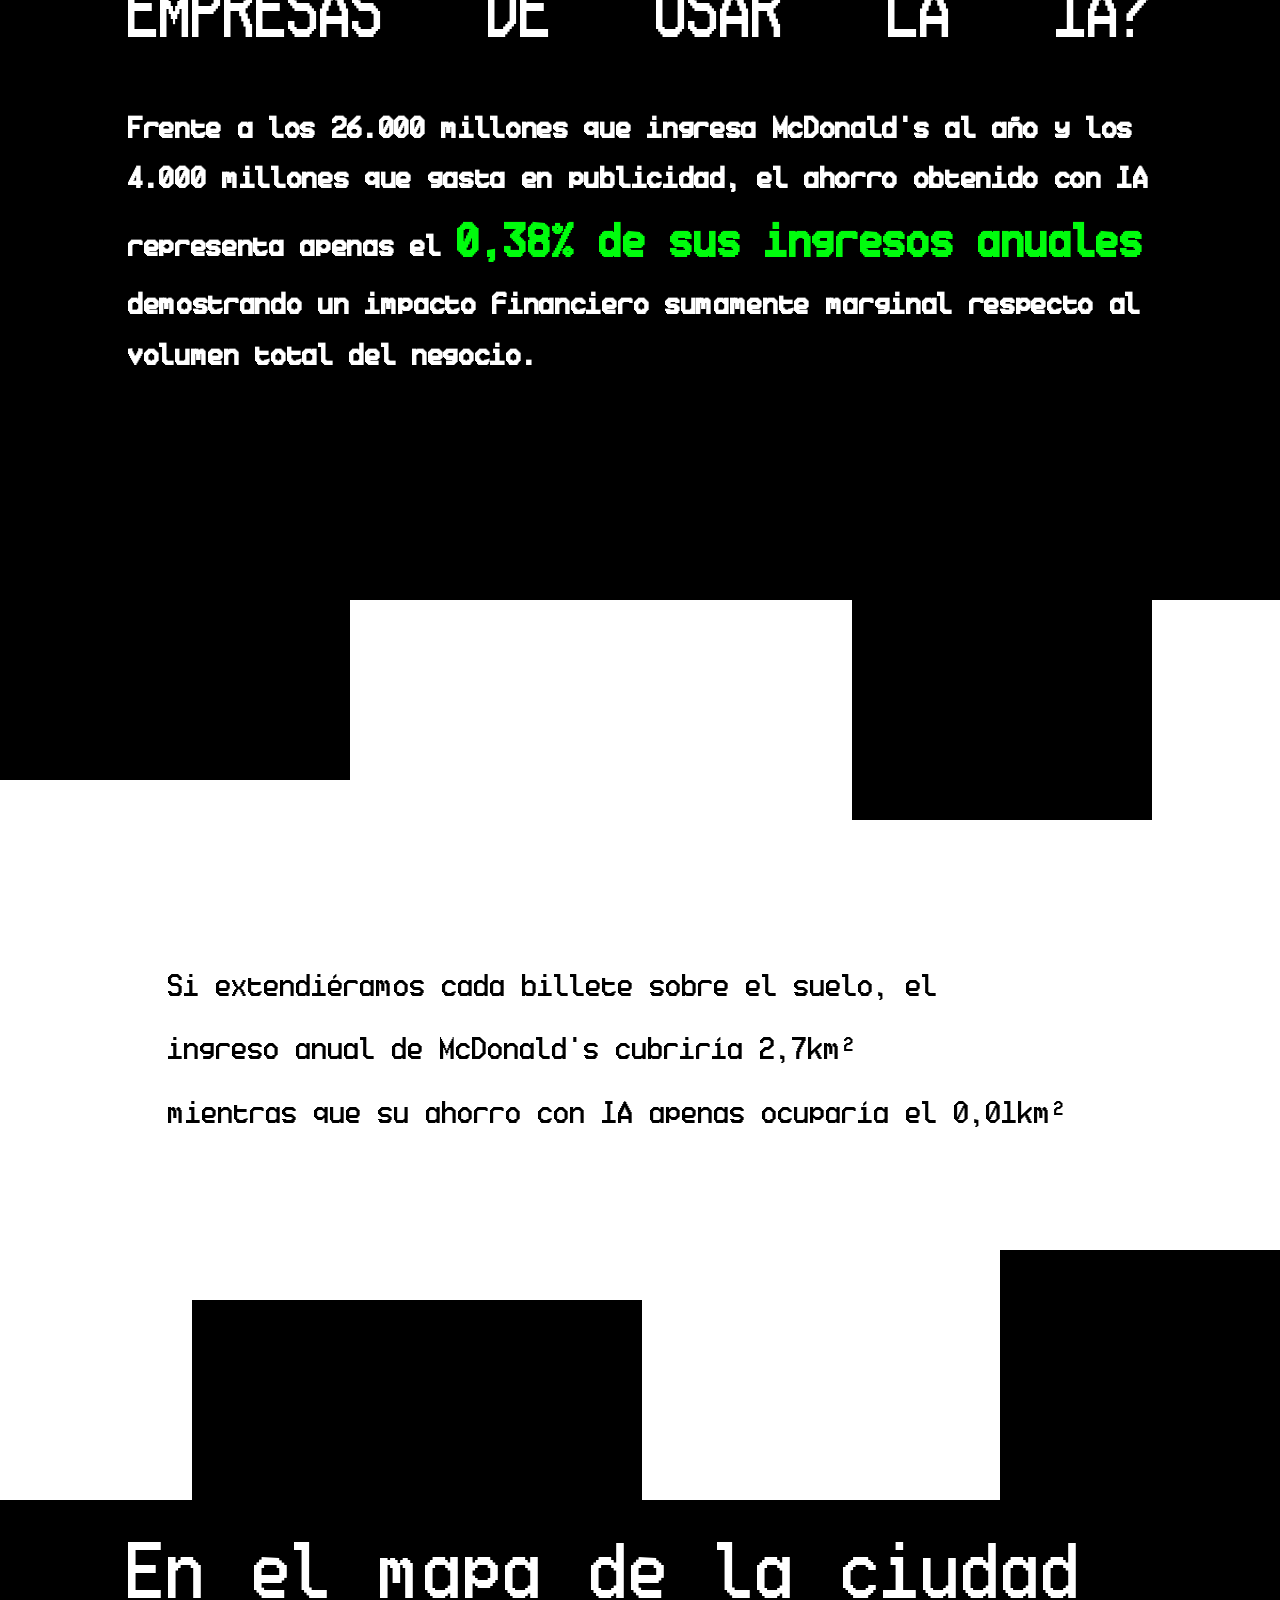
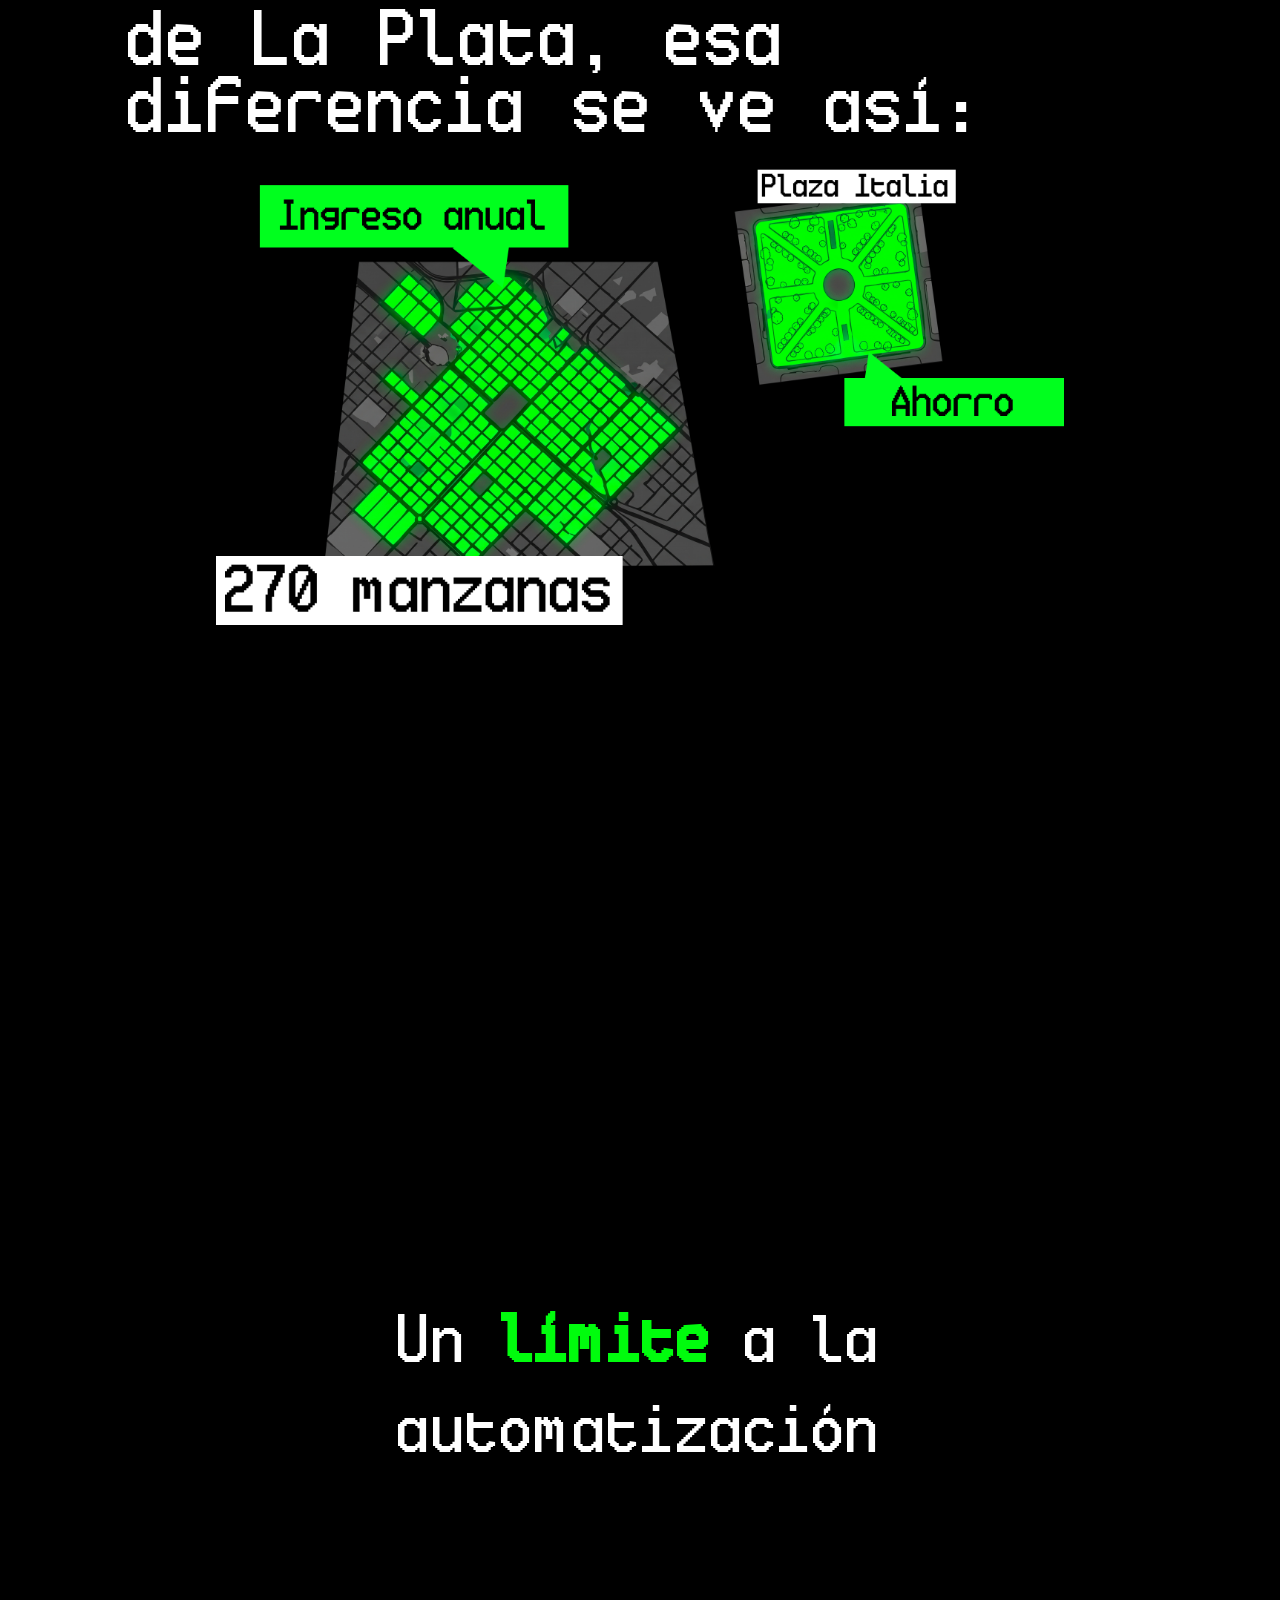
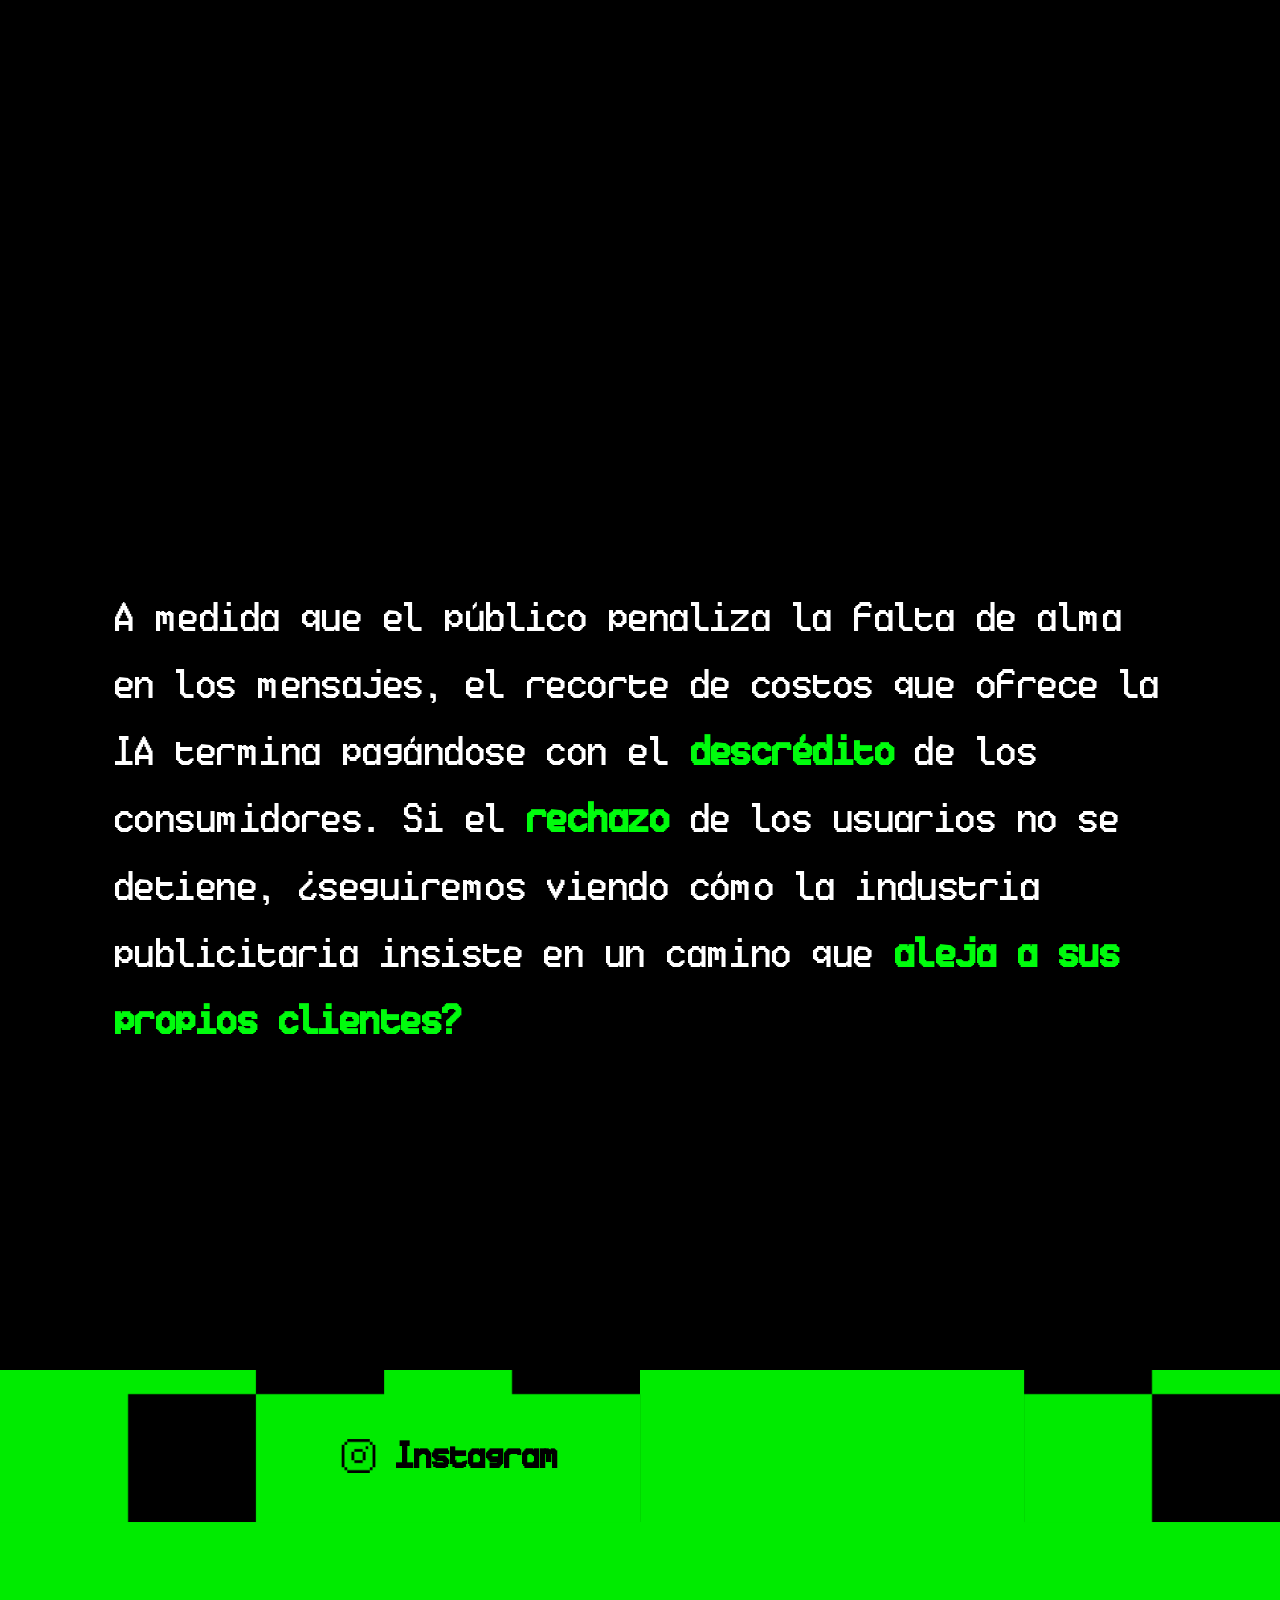
<file: taller.html>
<!DOCTYPE html>
<html lang="es">
<head>
  <meta charset="UTF-8">
  <meta name="viewport" content="width=device-width, initial-scale=1.0">
  <title>Infografía Interactiva</title>
  <link rel="stylesheet" href="taller.css">
</head>
<body>

  <!-- Sección Hero / Portada -->
  <header class="hero-section grid-container full-screen-section">
   <div class="hero-image-wrapper">
    <img src="media/portada.png" alt="Portada pixel art" class="hero-img">
   </div>

   <div class="hero-title-container">
    <div class="hero-title-box">
      <h1 class="hero-title">Creatividad en<br>piloto automático</h1>
      <p class="hero-subtitle">¿Por qué los usuarios rechazan el uso de la IA en publicidad?</p>
    </div>
   </div>
  </header>

<!-- Sección 1: Gráfico de Barras Interactivo -->
  <section class="chart-section full-screen-section theme-light source-container-parent">
    
    <!-- Título principal respetando el margen izquierdo exacto de 128px -->
    <div class="chart-header-container">
      <h2 id="section1-main-title" class="section-title">
        ¿Con qué velocidad está creciendo el uso de la IA<br>
        en publicidad?
      </h2>
      <!-- Subtítulo centrado: verde intenso con contorno negro -->
      <h3 class="interactive-subtitle-outline"><strong>Seleccione el gráfico correcto</strong></h3>
      <!-- NUEVO: Texto que aparece al resolver -->
      <p id="correctAnswerSubtitle" class="correct-answer-subtitle">La respuesta correcta es:</p>
    </div>

    <!-- Contenedor Principal de Barras Interactivas -->
    <div class="chart-interactive-wrapper-v2">
      <div class="chart-interactive-inner">
        
        <!-- Reemplaza el botón prevChartStateBtn por este: -->
      <button id="prevChartStateBtn" class="chart-nav-arrow-btn chart-prev-arrow-btn" aria-label="Gráfico anterior" style="visibility: hidden; display: flex;">
        &#9664;
      </button>

        <div class="chart-bars-container" id="cardsCarouselContainer">
          <!-- NUEVO: Texto flotante de la izquierda -->
          <div id="revealText" class="reveal-text">
            En los últimos<br>años el uso de IA<br>creció un<br>
            <span class="neon-green">278%</span>
          </div>
          <!-- Estado inicial: 87, 76, 51, 42, 23 -->
          <div class="bar-item" data-percentage="87">
            <span class="bar-percentage">87%</span>
            <div class="bar-box rounded-bar" style="height: 260px;"></div>
            <div class="bar-baseline"></div>
          </div>
          <div class="bar-item" data-percentage="76">
            <span class="bar-percentage">76%</span>
            <div class="bar-box rounded-bar" style="height: 220px;"></div>
            <div class="bar-baseline"></div>
          </div>
          <div class="bar-item" data-percentage="51">
            <span class="bar-percentage">51%</span>
            <div class="bar-box rounded-bar" style="height: 160px;"></div>
            <div class="bar-baseline"></div>
          </div>
          <div class="bar-item" data-percentage="42">
            <span class="bar-percentage">42%</span>
            <div class="bar-box rounded-bar" style="height: 130px;"></div>
            <div class="bar-baseline"></div>
          </div>
          <div class="bar-item" data-percentage="23">
            <span class="bar-percentage">23%</span>
            <div class="bar-box rounded-bar" style="height: 80px;"></div>
            <div class="bar-baseline"></div>
          </div>
        </div>

        <!-- Botón de flecha derecha (negra, más cerca de las barras) -->
        <button id="nextChartStateBtn" class="chart-nav-arrow-btn chart-next-arrow-btn" aria-label="Siguiente gráfico">
          &#9654;
        </button>

      </div>

      <!-- Texto inferior -->
      <div class="chart-bottom-label">
        <p>Crecimiento del uso de la IA en publicidad</p>
        <p>2022-2026</p>
      </div>
    </div>

    <!-- FUENTE fija -->
    <div class="fixed-source-display">
      <a href="https://www.emarketer.com" target="_blank" rel="noopener noreferrer" class="source-link">FUENTE</a>
    </div>
  </section>

 <!-- Sección 2: Radar Interactiva (Fondo Blanco) -->
  <section class="radar-section grid-container full-screen-section theme-light source-container-parent">
    
    <!-- Título original fijo -->
    <div class="radar-text">
      <h2 id="radar-title" class="section-title">
        <strong>¿En qué usan la IA<br>los profesionales?<strong>
      </h2>
    </div>

    <!-- Contenedor del gráfico con el recuadro negro flotante condicionado al hover -->
    <div class="radar-chart-container" id="radar-hover-zone">
      
      <!-- Recuadro negro flotante superior (oculto por defecto, aparece con is-active) -->
      <div class="radar-top-textbox">
        <h3 class="radar-top-title">
          El <span class="neon-green-text">50%</span> de los profesionales en marketing<br>
          utilizan IA para la generación de imágenes o video
        </h3>
      </div>

      <svg viewBox="0 0 760 560" class="radar-svg">
        <polygon points="380,100 508,162 542,303 452,415 308,415 218,303 252,162" class="radar-grid-line" />
        <polygon points="380,140 473,185 498,288 433,370 262,288 287,185" class="radar-grid-line" />
        <polygon points="380,180 438,208 454,273 414,325 346,325 306,273 322,208" class="radar-grid-line" />
        <polygon points="380,220 403,231 409,258 394,280 366,280 351,258 357,231" class="radar-grid-line" />

        <line x1="380" y1="250" x2="380" y2="100" class="radar-axis" />
        <line x1="380" y1="250" x2="508" y2="162" class="radar-axis" />
        <line x1="380" y1="250" x2="542" y2="303" class="radar-axis" />
        <line x1="380" y1="250" x2="452" y2="415" class="radar-axis" />
        <line x1="380" y1="250" x2="308" y2="415" class="radar-axis" />
        <line x1="380" y1="250" x2="218" y2="303" class="radar-axis" />
        <line x1="380" y1="250" x2="252" y2="162" class="radar-axis" />

        <polygon points="380,144 482,180 511,293 435,380 327,371 254,290 280,183" class="radar-data-area" />

        <!-- Títulos normales agrupados que se ocultan al pasar el mouse -->
        <g class="radar-default-labels">
          <text x="380" y="60" text-anchor="middle" class="radar-label">generación de texto</text>
          <text x="545" y="130" text-anchor="start" class="radar-label">refinamiento de texto</text>
          <text x="300" y="445" text-anchor="end" class="radar-label">contenido personalizado</text>
          <text x="185" y="310" text-anchor="end" class="radar-label">contenido visual</text>
          <text x="215" y="130" text-anchor="end" class="radar-label">investigación</text>
        </g>
        
        <!-- Elementos verdes que se mantienen y resaltan -->
        <g class="radar-label-group highlight-target">
          <rect class="label-bg-highlight" x="550" y="288" width="255" height="28" rx="4" ry="4" />
          <text x="565" y="310" text-anchor="start" class="radar-label is-green">generación de imágenes</text>
        </g>
        
        <g class="radar-label-group highlight-target">
          <rect class="label-bg-highlight" x="420" y="423" width="205" height="28" rx="4" ry="4" />
          <text x="435" y="445" text-anchor="start" class="radar-label is-green">creación de video</text>
        </g>

        <!-- Insignias de porcentajes -->
        <g class="radar-badges">
          <g>
            <rect class="badge-bg" x="486" y="280" width="50" height="26" rx="4" ry="4" style="fill: #000000; stroke: #000000;" />
            <text x="511" y="293" class="badge-text is-green-text">49%</text>
          </g>

          <g>
            <rect class="badge-bg" x="410" y="367" width="50" height="26" rx="4" ry="4" style="fill: #000000; stroke: #000000;" />
            <text x="435" y="380" class="badge-text is-green-text">49%</text>
          </g>
        </g>
      </svg>
    </div>

    <div class="pixel-divider">
      <div class="sq sq-black sq-l1"></div>
      <div class="sq sq-black sq-l2"></div>
      <div class="sq sq-white sq-lw1"></div>
      <div class="sq sq-black sq-r1"></div>
      <div class="sq sq-black sq-r2"></div>
      <div class="sq sq-black sq-r3"></div>
      <div class="sq sq-white sq-rw1"></div>
      <div class="sq sq-white sq-rw2"></div>
    </div>

    <div class="fixed-source-display">
     <a href="https://www.emarketer.com/content/almost-majority-of-marketers-use-ai-create-images-videos" target="_blank" rel="noopener noreferrer" class="source-link">FUENTE</a>
    </div>
  </section>


<!-- Sección 3: Crecimiento del impacto negativo -->
<section class="negative-impact-section grid-container full-screen-section theme-dark source-container-parent">
  
  <!-- Título de la sección -->
  <div class="impact-title-container">
    <h2 class="section-title">
      Crecimiento del impacto<br>
      <span class="text-green-highlight">negativo</span> sobre el uso<br>
      de la IA
    </h2>
  </div>

  <!-- Párrafo descriptivo a la izquierda -->
  <div class="impact-description-container" id="section3-description">
    <p class="impact-description">
      Los anunciantes están<br>
      aumentando<br>
      rápidamente el uso de<br>
      la IA en la creación<br>
      de anuncios, pero las<br>
      actitudes de los<br>
      consumidores se han<br>
      vuelto más negativas.<br>
      La brecha entre la<br>
      percepción del<br>
      anunciante y la<br>
      opinión del<br>
      consumidor sigue<br>
      ampliándose.
    </p>
  </div>

  <!-- Gráfico desplazado con la pregunta -->
  <div class="impact-chart-wrapper">
    <div class="chart-relative-box">
      <!-- Imagen principal -->
      <img src="media/grafico1.png" alt="Gráfico de impacto" class="rings-bg-image" id="section3-image" />
      
      
      <!-- Signo de pregunta titilante -->
      <span class="neon-question-mark" id="section3-question" style="pointer-events: auto; cursor: pointer;">?</span>

      <!-- FLECHA PARA REINICIAR (Aparecerá junto a 2025-2026) -->
      <button id="section3-reset-btn" class="reset-arrow-btn" style="display: none;" title="Volver a intentar">
        &#9664;
      </button>

      <!-- FLECHA DERECHA (Para pasar a grafico4.png) -->
      <button id="section3-next-btn" class="next-arrow-btn" style="display: none;" title="Ver siguiente gráfico">
        &#9654;
      </button>
      
      <!-- FLECHA DERECHA (Visible desde el Gráfico 1 para pasar a grafico4.png) -->
      <button id="section3-next-btn" class="next-arrow-btn" style="display: flex;" title="Ver siguiente gráfico">
        &#9654;
      </button>

    <!-- BOTÓN DE REINICIO CON IMAGEN DE ROTONDA PIXELADA -->
      <button id="section3-global-reset-btn" class="global-reset-btn" style="display: none;" title="Reiniciar infografía">
        <img src="media/reinicio.png" alt="Reiniciar" class="reset-icon-img" />
      </button>

      <!-- RECUADRO NEGRO INFERIOR (Contiene el texto y los porcentajes) -->
      <div id="section3-bottom-box" class="section3-bottom-box" style="display: none;">
        <p id="section3-extra-text" class="section3-extra-text" style="display: none;">
          En los últimos 2 años, ¿a cuánto creés<br>que aumentó el rechazo de los clientes?
        </p>

        <div id="percentage-options" class="percentage-options-container">
          <span class="pct-btn" data-correct="false">20%</span>
          <span class="pct-btn" data-correct="true">30%</span>
          <span class="pct-btn" data-correct="false">50%</span>
        </div>
      </div>
    </div>
  </div>
      
  <!-- FUENTE -->
  <div class="fixed-source-display">
    <a href="https://www.iab.com/insights/the-ai-gap-widens/" target="_blank" rel="noopener noreferrer" class="source-link">FUENTE</a>
  </div>

</section>

</section>

 <!-- Sección 4: Campañas criticadas -->
  <section class="campaigns-section grid-container full-screen-section theme-dark source-container-parent">
    <div class="campaigns-title-container">
      <h2 class="section-title">
        Campañas criticadas por<br>el uso de IA
      </h2>
    </div>

    <div class="campaigns-cards-wrapper">
      <div class="campaign-card" data-card="1">
        <div class="card-img-box" role="button" tabindex="0" aria-label="Ver descripción de Coca-Cola">
          <img src="media/img1.png" alt="Coca-Cola" class="card-img">
        </div>
        <div class="card-title-box">
          <a href="https://www.youtube.com/watch?v=Yy6fByUmPuE" target="_blank" rel="noopener noreferrer" class="card-link">
            Coca-Cola<br>(Navidad 2025)
          </a>
        </div>
        <div class="hidden-desc" style="display:none;">La marca reeditó su clásico aviso de camiones navideños usando IA generativa al 100%. El público reaccionó con fuerte rechazo, acusando a la empresa de recortar puestos de trabajo creativos y entregar una pieza fría, artificial y carente del calor humano tradicional de sus campañas.</div>
      </div>

      <div class="campaign-card" data-card="2">
        <div class="card-img-box" role="button" tabindex="0" aria-label="Ver descripción de KitKat">
          <img src="media/img2.png" alt="KitKat" class="card-img">
        </div>
        <div class="card-title-box">
          <a href="https://www.youtube.com/watch?v=LsPoNd1X0NU&t=1s" target="_blank" rel="noopener noreferrer" class="card-link">
            KitKat (Australia y<br>Nueva Zelanda, 2024)
          </a>
        </div>
        <div class="hidden-desc" style="display:none;">Bajo el lema de "darse un respiro", la marca recurrió deliberadamente a la IA para producir su spot como una parodia. El resultado exhibió errores grotescos propios del software —rostros deformados, dedos extra y logos adulterados— para ironizar sobre la incapacidad de la tecnología de igualar el talento creativo humano.</div>
      </div>

      <div class="campaign-card" data-card="3">
        <div class="card-img-box" role="button" tabindex="0" aria-label="Ver descripción de McDonald's">
          <img src="media/img3.png" alt="McDonald's" class="card-img">
        </div>
        <div class="card-title-box">
          <a href="https://www.youtube.com/watch?v=E-YwjXEVGo8" target="_blank" rel="noopener noreferrer" class="card-link">
            McDonald's (Navidad<br>2024-2025)
          </a>
        </div>
        <div class="hidden-desc" style="display:none;">McDonald’s Países Bajos lanzó una campaña navideña caótica generada enteramente por IA, pero debió retirarla a los pocos días. La audiencia la calificó de "deprimente" y visualmente perturbadora, reabriendo el debate sobre el impacto negativo de sustituir a los equipos de filmación humana por contenido sintético.</div>
      </div>

      <div class="campaign-card" data-card="4">
        <div class="card-img-box" role="button" tabindex="0" aria-label="Ver descripción de BetWarrior">
          <img src="media/img4.png" alt="BetWarrior" class="card-img">
        </div>
        <div class="card-title-box">
          <a href="https://www.youtube.com/watch?v=yv0NYRq2afI" target="_blank" rel="noopener noreferrer" class="card-link">
            BetWarrior<br>(2026)
          </a>
        </div>
        <div class="hidden-desc" style="display:none;">La plataforma de apuestas causó repudio generalizado al emitir durante los entretiempos y pausas del Mundial 2026 una recreación de Diego Maradona con IA y clonación de voz. Fanáticos y especialistas criticaron la falta de ética al utilizar la figura del ídolo fallecido para incitar a las apuestas.</div>
      </div>
    </div>

    <!-- Modal flotante con la estructura original para albergar el video o contenido -->
    <div class="campaign-modal-overlay" id="campaignModal">
      <div class="campaign-modal-box">
        <button class="modal-close-btn" id="modalCloseBtn" aria-label="Cerrar modal">X</button>
        <div class="modal-content-grid">
          <div class="modal-img-container" id="modalVideoContainer">
            <!-- Aquí se inyectará dinámicamente el reproductor de YouTube adaptado al espacio -->
          </div>
          <div class="modal-text-container">
            <h3 class="modal-title" id="modalTitle">Título de la campaña</h3>
            <p class="modal-desc" id="modalDesc">Descripción detallada de la campaña.</p>
          </div>
        </div>
      </div>
    </div>
  </section>
  
  <!-- Sección 5: Beneficio de las Empresas -->
  <section class="business-benefit-section grid-container full-screen-section theme-dark">
    <div class="benefit-title-container">
      <h2 class="section-title wide-title">
        <span class="first-line">¿Y QUÉ BENEFICIO SACAN LAS</span>
        <span class="second-line">EMPRESAS DE USAR LA IA?</span>
      </h2>
      <p class="benefit-paragraph">
        Frente a los 26.000 millones que ingresa McDonald’s al año y los 4.000 millones que gasta en publicidad, el ahorro obtenido con IA representa apenas el <span class="highlight-green">0,38% de sus ingresos anuales</span> demostrando un impacto financiero sumamente marginal respecto al volumen total del negocio.
      </p>
    </div>
  </section>

  <!-- Sección 6: Datos de McDonald's -->
  <section class="mcdonalds-data-section grid-container full-screen-section theme-dark">
    <div class="pixel-curtain-divider">
      <div class="sq sq-black sq-c1"></div>
      <div class="sq sq-black sq-c2"></div>
      <div class="sq sq-black sq-c3"></div>
      <div class="sq sq-black sq-c4"></div>
      <div class="sq sq-black sq-c5"></div>
    </div>

    <div class="mcdonalds-content">
      <ul class="data-list">
        <li>Si extendiéramos cada billete sobre el suelo, el</li>
        <li>ingreso anual de McDonald's cubriría 2,7km²</li>
        <li>mientras que su ahorro con IA apenas ocuparía el 0,01km²</li>
      </ul>
    </div>
  </section>

  <!-- Sección 7: Comparación -->
  <section class="comparison-section grid-container full-screen-section theme-dark">
    <div class="comparison-text-container">
      <h2 class="section-title text-small">
        En el mapa de la ciudad de La Plata, esa diferencia se ve así:
      </h2>
    </div>

    <div class="comparison-image-wrapper">
      <img src="media/comparacion.png" alt="Comparación avión y auto" class="comparison-img">
    </div>
  </section>

  <!-- Sección Final: Un límite a la automatización -->
  <section class="limit-section full-screen-section theme-dark">
    <div class="limit-content">
      <h2 class="limit-title">
        Un <span class="neon-green-text">límite</span> a la<br>automatización
      </h2>
    </div>
  </section>

  <!-- Sección Definitiva: Conclusión / Cierre -->
  <section class="conclusion-section full-screen-section theme-dark">
    <div class="conclusion-content">
      <p class="conclusion-text">
        A medida que el público penaliza la falta de alma en los mensajes, el recorte de costos que ofrece la IA termina pagándose con el <span class="neon-green-text">descrédito</span> de los consumidores. Si el <span class="neon-green-text">rechazo</span> de los usuarios no se detiene, ¿seguiremos viendo cómo la industria publicitaria insiste en un camino que <span class="neon-green-text">aleja a sus propios clientes?</span>
      </p>
    </div>
  </section>

  <!-- FOOTER -->
  <footer class="main-footer">
    <div class="footer-bg">
      <a href="https://www.instagram.com/creatividad.automatica/?hl=es-la" target="_blank" rel="noopener noreferrer" class="footer-instagram-link">
        <img src="media/instagram.png" alt="Instagram logo" class="footer-ig-icon">
        <span class="footer-ig-text">Instagram</span>
      </a>
      <img src="media/footer.png" alt="Footer pixelado" class="footer-img">
    </div>
  </footer>

  <script src="taller.js"></script>
</body>
</html>
</file>
<file: taller.css>
@font-face {
  font-family: 'Ticketing';
  src: url('media/Ticketing.ttf') format('truetype');
  font-weight: normal;
  font-style: normal;
}

@font-face {
  font-family: 'Ticketing';
  src: url("https://db.onlinewebfonts.com/t/e0808c298b8a58729c0921020fa398f8.woff2") format("woff2");
  font-weight: normal;
  font-style: normal;
}

:root {
  --grid-columns: 12;
  --grid-margin: 128px;
  --grid-gutter: 24px;
  --main-font: 'Ticketing', monospace;
  --accent-green: #00fc0d;
  --accent-lila: #c8a2c8;
}

* {
  box-sizing: border-box;
  margin: 0;
  padding: 0;
}

html, body {
  margin: 0;
  padding: 0;
  font-family: var(--main-font);
  overflow-x: hidden;
  scroll-behavior: smooth;
  background-color: #ffffff;
}

.grid-container {
  display: grid;
  grid-template-columns: repeat(12, 1fr);
  column-gap: var(--grid-gutter);
  padding-left: var(--grid-margin);
  padding-right: var(--grid-margin);
  width: 100%;
  max-width: 1920px;
  margin: 0 auto;
}

.full-screen-section {
  height: 100vh;
  min-height: 100vh;
  max-height: 100vh;
  overflow: hidden;
  position: relative;
  box-sizing: border-box;
}

.theme-light { background-color: #ffffff; color: #000000; }
.theme-dark { background-color: #000000; color: #ffffff; }

/* Hero / Portada */
.hero-section {
  padding-top: 0;
  padding-bottom: 0;
  background-color: #ffffff;
  position: relative;
  display: flex;
  align-items: center;
}

.hero-image-wrapper {
  position: absolute;
  top: 0; right: 0; bottom: 0; left: 0;
  z-index: 1;
  background-color: #ffffff;
  display: flex;
  justify-content: flex-end;
  align-items: center;
}

.hero-img { 
  width: 100%; 
  height: 100%; 
  object-fit: cover; 
}

.hero-title-container {
  grid-column: 1 / span 9; /* Ocupa el ancho necesario para posicionarse igual que en Figma */
  z-index: 2;
  position: relative;
  margin-top: -40px; /* Sube ligeramente el bloque si necesitas ajustarlo en vertical */
}

.hero-title-box {
  background-color: #ffffff;
  padding: 50px 37px; /* Margen interno amplio para que respire igual que en tu diseño */
  display: inline-block;
  box-shadow: none; 
}

.hero-title {
  font-size: 4.0rem;
  letter-spacing: 0.05em;
  line-height: 0.95;
  font-weight: bold;
  color: #000000;
  margin-bottom: 30px;
}

.hero-subtitle {
  font-family: var(--main-font);
  font-size: 2.5rem;
  color: #000000;
  line-height: 1.4;
  letter-spacing: 0.02em;
  max-width: 650px;
}

.hero-img { width: 100%; height: 100%; object-fit: cover; }

/* Contenedor fuente fija abajo a la derecha */
.source-container-parent {
  position: relative;
}

.fixed-source-display {
  position: absolute;
  bottom: 0;
  right: calc(120px + 20px);
  z-index: 10;
}

.theme-light .source-link { color: #000000; }
.theme-dark .source-link { color: #ffffff; }

.source-link {
  font-family: var(--main-font);
  font-size: 2.2rem;
  text-decoration: underline;
  text-underline-offset: 6px;
  font-weight: normal;
  letter-spacing: 0.05em;
  transition: color 0.2s ease;
}

.source-link:hover { color: var(--accent-green); }

/* ===================================================
   SECCIÓN 1: AJUSTES FINALES (Separación de barras y flechas negras cercanas)
   =================================================== */

.chart-section {
  display: flex;
  flex-direction: column;
  justify-content: flex-start; /* Evita que el título se pegue arriba */
  
  padding-top: 30px; /* Tu separación intocable */
  padding-bottom: 100px; /* AUMENTADO: Le damos más espacio abajo para que el texto final respire */
  
  /* ACÁ ESTÁ LA MAGIA PARA AGRANDAR LA SECCIÓN: */
  min-height: 100vh; /* Ocupa al menos la pantalla completa... */
  height: auto; /* ...pero si necesita más espacio, crece infinitamente hacia abajo */
  
  max-height: none; /* ¡NUEVO! Esta es la clave para anular el límite restrictivo de .full-screen-section */
  
  /* BORRAMOS EL SCROLL INTERNO Y DEJAMOS QUE SE VEA TODO: */
  overflow: visible; 
  
  position: relative;
  box-sizing: border-box;
  width: 100%;
}

.chart-header-container {
  text-align: left;
  margin-bottom: 25px;
  width: 100%;
  padding-left: 0;
}

.chart-section .section-title {
  font-family: var(--main-font);
  font-size: 2.6rem;
  color: #000000;
  margin: 0 0 12px 0;
  line-height: 1.2;
  padding-left: 128px; /* Margen izquierdo exacto respetado */
}

/* Subtítulo centrado: verde intenso con contorno negro */
.interactive-subtitle-outline {
  font-family: var(--main-font);
  font-size: 2.2rem;
  color: #00FF33;
  -webkit-text-stroke: 10px #000000; /* Aumentamos el grosor del contorno */
  paint-order: stroke fill;
  margin: 0;
  text-align: center;
  letter-spacing: 0.03em;
}

.chart-interactive-wrapper-v2 {
  display: flex;
  flex-direction: column;
  align-items: center;
  width: 100%;
}

.chart-interactive-inner {
  display: flex;
  align-items: center;
  justify-content: center;
  position: relative;
  width: 100%;
  gap: 30px; /* Espacio reducido para que las flechas se mantengan muy cerca de los extremos de las barras */
}

/* Busca esta clase y reemplázala o actualízala con el siguiente código */
.chart-section .chart-bars-container {
  display: flex;
  justify-content: center;
  align-items: flex-end;
  height: 380px; /* Aumentamos la altura para darle aire arriba y abajo de las barras */
  gap: 60px; /* Ajustamos la separación para que respiren bien dentro del recuadro */
  margin: 0;
  
  /* Nuevos estilos para el recuadro negro */
  border: 2px solid #000000; /* Borde negro sólido */
  border-radius: 20px; /* Bordes redondeados idénticos a los del diseño en Figma */
  padding: 30px 70px 20px 70px; /* Espaciado interno (Arriba, Derecha, Abajo, Izquierda) */
  background-color: transparent; 
  
  /* Transición suave para el efecto de brillo */
  transition: box-shadow 0.3s ease;
}

/* Efecto hover: Agrega esta nueva regla justo debajo de la anterior */
.chart-section .chart-bars-container:hover {
  /* Genera un resplandor exterior verde neón (shadow verde) al pasar el mouse */
  box-shadow: 0 0 25px 5px #00fc0d; 
}

/* Transición fluida para las barras y sus elementos */
.chart-section .bar-item {
  display: flex;
  flex-direction: column;
  align-items: center;
  width: 70px;
  justify-content: flex-end;
  /* Hacemos que cualquier cambio en la altura y opacidad sea fluido (0.5 segundos) */
  transition: all 0.5s cubic-bezier(0.4, 0, 0.2, 1);
}

.chart-section .rounded-bar {
  width: 100%;
  background-color: #000000 !important;
  border-radius: 12px 12px 12px 12px;
  transition: height 0.5s cubic-bezier(0.4, 0, 0.2, 1); /* Transición específica para la altura de la barra */
}

.chart-section .bar-percentage {
  font-family: var(--main-font);
  font-size: 1.6rem;
  color: #000000;
  margin-bottom: 8px;
  font-weight: bold;
  transition: opacity 0.3s ease; /* Suaviza el cambio de texto del porcentaje */
}

/* Hacemos que el contenedor muestre la manito al pasar el mouse */
.chart-section .chart-bars-container {
  cursor: pointer; 
}

/* Estado Incorrecto (Rojo) para gráficos 1, 2 y 4 */
.chart-section .chart-bars-container.is-wrong {
  box-shadow: 0 0 25px 5px #ff0000 !important;
  border-color: #ff0000 !important; /* También pintamos el borde de rojo */
}

/* Estado Correcto (Verde intenso) para el gráfico 3 */
.chart-section .chart-bars-container.is-correct {
  box-shadow: 0 0 40px 10px #00fc0d !important; /* Un resplandor más grande y fuerte */
  border-color: #00fc0d !important; 
}

/* Barras redondeadas arriba y abajo */
.chart-section .rounded-bar {
  width: 100%;
  background-color: #000000 !important;
  border-radius: 12px 12px 12px 12px;
}

/* Nos aseguramos de que el contenedor permita elementos flotantes absolutos adentro */
.chart-section .chart-bars-container {
  position: relative; 
}

/* Subtítulo superior oculto por defecto */
.correct-answer-subtitle {
  display: none; 
  text-align: center;
  font-size: 1.5rem;
  margin-top: 10px;
  font-family: inherit; /* Hereda tu tipografía pixelada */
}

/* Texto flotante dentro del gráfico (Oculto por defecto) */
.reveal-text {
  display: none; 
  position: absolute;
  top: 40px;     /* Distancia desde arriba del recuadro negro */
  left: 50px;    /* Distancia desde el borde izquierdo */
  font-size: 1.4rem;
  line-height: 1.2;
  font-family: inherit;
  text-align: left;
  z-index: 10;
}

/* El número gigante en verde */
.reveal-text .neon-green {
  display: block;
  font-size: 3.5rem;
  color: #00fc0d;
  margin-top: 10px;
  text-shadow: 0 0 10px rgba(0, 252, 13, 0.5); /* Le da un ligero brillo */
}

/* Línea base inferior */
.bar-baseline {
  width: 100%;
  height: 3px;
  background-color: #000000;
  margin-top: 2px;
}

.chart-section .bar-percentage {
  font-family: var(--main-font);
  font-size: 1.6rem;
  color: #000000;
  margin-bottom: 8px;
  font-weight: bold;
}

/* Flechas de navegación: Negras, sin verde y pegadas a los gráficos */
.chart-nav-arrow-btn {
  background: transparent;
  border: none;
  color: #000000 !important; /* Forzamos color negro absoluto */
  -webkit-text-stroke: 0px transparent; /* Eliminamos cualquier contorno previo que pudiera teñirlas */
  font-size: 2.2rem;
  cursor: pointer;
  padding: 5px;
  display: flex;
  align-items: center;
  justify-content: center;
  transition: transform 0.2s ease, opacity 0.2s ease;
}

.chart-nav-arrow-btn:hover {
  transform: scale(1.15);
}

.chart-bottom-label {
  text-align: center;
  margin-top: 25px;
  font-family: var(--main-font);
  font-size: 1.7rem;
  color: #000000;
  line-height: 1.2;
}

/* RADAR (Sección 2) */
.radar-section {
  padding-top: 30px;
  padding-bottom: 0px;
  display: flex;
  flex-direction: column;
  justify-content: flex-start;
  position: relative;
}

.radar-text h2 {
  font-size: 2.8rem;
  line-height: 1.2;
  font-weight: normal;
  color: #000000;
}

/* RECUADRO NEGRO FLOTANTE SUPERIOR (Oculto por defecto, visible con hover) */
.radar-top-textbox {
  position: absolute;
  top: 10px;
  left: 50%;
  transform: translateX(-50%);
  background-color: #000000;
  padding: 14px 22px;
  max-width: 700px;
  width: 90%;
  border-radius: 6px;
  box-shadow: 0 4px 15px rgba(0,0,0,0.2);
  z-index: 10;
  pointer-events: none;
  text-align: left;
  
  /* Transición de aparición */
  opacity: 0;
  visibility: hidden;
  transition: opacity 0.3s ease, visibility 0.3s ease;
}

/* Se muestra cuando el radar está activo (mouse encima) */
.radar-chart-container.is-active .radar-top-textbox {
  opacity: 1;
  visibility: visible;
}

.radar-top-title {
  font-family: var(--main-font);
  font-size: 2.0rem;
  color: #ffffff;
  line-height: 1.35;
  font-weight: normal;
  margin: 0;
}

.neon-green-text {
  color: var(--accent-green);
  font-weight: bold;
}

.text-green-highlight { color: var(--accent-green); }

.radar-chart-container {
  display: flex;
  justify-content: center;
  align-items: center;
  width: 100%;
  height: 58vh;
  margin-top: 10px;
  position: relative;
  z-index: 2;
}

.radar-svg {
  width: 100%;
  height: 100%;
  max-width: 900px;
  max-height: 620px;
  overflow: visible;
  transform: translateY(20px);
}

.radar-grid-line { fill: none; stroke: #000000; stroke-width: 1.5; opacity: 0.6; }
.radar-axis { stroke: #000000; stroke-width: 1; opacity: 0.25; }
.radar-data-area { fill: #00ff66; fill-opacity: 0.55; stroke: #00cc52; stroke-width: 2.5; }

.radar-label {
  fill: #000000;
  font-family: var(--main-font);
  font-size: 1.5rem;
  font-weight: bold;
}

.radar-label.is-green { fill: #00b347 !important; }
.radar-label-group { cursor: pointer; }

/* OCULTAR TÍTULOS COMUNES AL HACER HOVER */
.radar-default-labels {
  transition: opacity 0.3s ease;
}

.radar-chart-container.is-active .radar-default-labels {
  opacity: 0;
  pointer-events: none;
}

.label-bg-highlight {
  fill: #000000;
  opacity: 0;
  transition: opacity 0.25s ease;
}

.radar-chart-container.is-active .label-bg-highlight { opacity: 1 !important; }
.radar-chart-container.is-active .radar-label.is-green { fill: var(--accent-green) !important; }

/* INSIGNIAS Y PORCENTAJES */
.radar-badges {
  opacity: 0;
  visibility: hidden;
  transition: opacity 0.3s ease, visibility 0.3s ease;
  pointer-events: none;
}

.radar-section .fixed-source-display {
  right: 128px;
  background-color: #ffffff;
  padding: 4px 30px;
  border-radius: 4px;
}

.radar-badges.is-active,
.radar-chart-container.is-active .radar-badges {
  opacity: 1;
  visibility: visible;
}

.badge-bg { fill: #ffffff; stroke: #000000; stroke-width: 1; rx: 4px; ry: 4px; }
.badge-text {
  fill: #000000 !important;
  font-family: var(--main-font);
  font-size: 1.25rem;
  font-weight: bold;
  text-anchor: middle;
  dominant-baseline: central;
}
.badge-text.is-green-text { fill: #00b347 !important; }

/* PIXEL DIVIDER */
.pixel-divider {
  position: absolute; bottom: 0px; left: 0;
  width: 100%; height: 120px; pointer-events: none; z-index: 1;
}

.sq { position: absolute; }
.sq-black { background-color: #000000; }
.sq-white { background-color: #ffffff; }

.sq-l1 { width: 280px; height: 120px; bottom: 0; left: 0; }
.sq-l2 { width: 140px; height: 120px; bottom: 0; left: 340px; }
.sq-lw1 { width: 60px; height: 120px; bottom: 0; left: 280px; }
.sq-r1 { width: 140px; height: 120px; bottom: 120px; right: 0; }
.sq-r2 { width: 140px; height: 120px; bottom: 0; right: 140px; }
.sq-r3 { width: 140px; height: 120px; bottom: 0; right: 0; }
.sq-rw1 { width: 140px; height: 120px; bottom: 0; right: 0; }
.sq-rw2 { width: 140px; height: 120px; bottom: 120px; right: 140px; }

/* IMPACTO NEGATIVO (Sección 3) */
.impact-title-container { grid-column: 1 / span 12; height: 100px; }
.impact-title-container h2 {
  font-size: 2.8rem;
  line-height: 1.15;
  font-weight: normal;
  color: #ffffff;
}

.impact-description-container {
  grid-column: 1 / span 4;
  margin-top: 10px;
}

.impact-description {
  font-size: 1.05rem;
  line-height: 1.45;
  color: #ffffff;
  max-width: 320px;
}

.impact-chart-wrapper {
  grid-column: 5 / span 8;
  display: flex;
  flex-direction: column;
  justify-content: flex-end;
  position: relative;
  height: 55vh;
}

.impact-legend {
  display: flex;
  align-items: center;
  justify-content: center;
  gap: 30px;
  font-size: 1.5rem;
  margin-bottom: 30px;
}

.legend-item { display: flex; align-items: center; gap: 8px; }
.legend-item.white { color: #ffffff; }
.legend-item.green { color: var(--accent-green); }
.plus-icon { font-weight: bold; font-size: 1.6rem; }

.impact-bars-group {
  display: flex;
  justify-content: space-around;
  align-items: flex-end;
  width: 100%;
}

.impact-year-block {
  display: flex;
  flex-direction: column;
  align-items: center;
  width: 340px;
}

.impact-columns {
  display: flex;
  align-items: flex-end;
  justify-content: center;
  gap: 40px;
  width: 100%;
}

.impact-col {
  display: flex;
  flex-direction: column;
  align-items: center;
  width: 110px;
}

@keyframes lineBlinkDark {
  0%, 100% { opacity: 1; background-color: #ffffff; }
  50% { opacity: 0.2; background-color: var(--accent-green); }
}

.impact-chart-wrapper .bar-line {
  width: 100%;
  height: 4px !important;
  min-height: 4px !important;
  background-color: #ffffff;
  margin-top: 8px;
  margin-bottom: 8px;
  flex-shrink: 0;
  animation: lineBlinkDark 1.5s infinite ease-in-out;
  cursor: pointer;
}

.impact-year {
  font-size: 2.4rem;
  color: #ffffff;
  margin-top: 10px;
}

.theme-dark .white-col .bar-box {
  width: 100%;
  background-image: radial-gradient(circle, #ffffff 2px, transparent 2px);
  background-size: 8px 8px;
}

.theme-dark .green-col .bar-box {
  width: 100%;
  background-image: radial-gradient(circle, var(--accent-green) 2px, transparent 2px);
  background-size: 8px 8px;
}

.theme-dark .white-col .bar-value { color: #ffffff; }
.theme-dark .green-col .bar-value { color: var(--accent-green); }

.box-h-7 { height: 50px !important; }
.box-h-18 { height: 120px !important; }
.box-h-30 { height: 200px !important; }

/* CAMPAÑAS CRITICADAS (Sección 4) */
.campaigns-section {
  padding-top: 50px;
  padding-bottom: 50px;
  display: flex;
  flex-direction: column;
  justify-content: space-between;
  position: relative;
}

.campaigns-title-container { width: 100%; }
.campaigns-title-container h2 {
  font-size: 2.8rem;
  line-height: 1.15;
  font-weight: normal;
  color: #ffffff;
}

.modal-img-container {
  width: 100%;
  max-width: 450px; /* Ajustá al ancho original de tu imagen */
  height: 280px;    /* Ajustá a la altura original de tu imagen */
  background-color: #000000;
  border-radius: 4px;
  overflow: hidden;
  display: flex;
  align-items: center;
  justify-content: center;
}

.modal-img-container iframe {
  width: 100%;
  height: 100%;
  border: none;
}

.campaigns-cards-wrapper {
  display: flex;
  justify-content: center;
  align-items: flex-start;
  gap: 12px;
  position: relative;
  height: 55vh;
}

.campaign-card {
  flex: 1;
  max-width: 280px;
  background-color: #ffffff;
  display: flex;
  flex-direction: column;
  position: relative;
  box-shadow: 0 4px 10px rgba(0,0,0,0.3);
}

.card-img-box { 
  width: 100%; 
  height: 220px; 
  overflow: hidden; 
  background-color: #000000; 
  flex-shrink: 0; 
  cursor: pointer; 
}

.card-img { width: 100%; height: 100%; object-fit: cover; transition: transform 0.4s ease; }
.card-img-box:hover .card-img { transform: scale(1.05); }

.card-title-box {
  background-color: #ffffff;
  padding: 16px 14px;
  min-height: 80px;
  display: flex;
  align-items: flex-start;
  justify-content: flex-start;
  flex-shrink: 0;
}

.card-link {
  color: #000000;
  text-decoration: underline;
  text-underline-offset: 3px;
  font-family: var(--main-font);
  font-size: 1.15rem;
  line-height: 1.25;
  font-weight: normal;
  display: inline-block;
  transition: color 0.2s ease;
}

.card-link:hover { color: #008833; }

.campaign-modal-overlay {
  position: fixed;
  top: 0;
  left: 0;
  width: 100vw;
  height: 100vh;
  background-color: rgba(0, 0, 0, 0.85);
  display: flex;
  justify-content: center;
  align-items: center;
  z-index: 9999;
  opacity: 0;
  visibility: hidden;
  transition: opacity 0.3s ease, visibility 0.3s ease;
}

.campaign-modal-overlay.is-active {
  opacity: 1;
  visibility: visible;
}

.campaign-modal-box {
  background-color: #ffffff;
  color: #000000;
  width: 90%;
  max-width: 900px;
  padding: 40px;
  position: relative;
  box-shadow: 0 10px 30px rgba(0,0,0,0.5);
  display: flex;
  flex-direction: column;
}

.modal-close-btn {
  position: absolute;
  top: 15px;
  right: 20px;
  background: transparent;
  border: none;
  font-family: var(--main-font);
  font-size: 2rem;
  font-weight: bold;
  color: #000000;
  cursor: pointer;
  line-height: 1;
}

.modal-close-btn:hover { color: #008833; }

.modal-content-grid {
  display: flex;
  gap: 30px;
  align-items: center;
  margin-top: 10px;
}

.modal-img-container {
  flex: 1;
  max-width: 450px;
  height: 320px;
  background-color: #000000;
}

.modal-img {
  width: 100%;
  height: 100%;
  object-fit: cover;
}

.modal-text-container {
  flex: 1;
  display: flex;
  flex-direction: column;
  gap: 15px;
}

.modal-title {
  font-size: 2rem;
  font-weight: normal;
  line-height: 1.15;
  color: #00b347;
}

.modal-desc {
  font-size: 1.2rem;
  line-height: 1.4;
  color: #333333;
}

/* SECCIÓN 5: Beneficio de las Empresas */
.business-benefit-section {
  display: flex;
  flex-direction: column;
  justify-content: center;
  align-items: center;
  padding-left: var(--grid-margin);
  padding-right: var(--grid-margin);
}

.benefit-title-container {
  width: 100%;
  max-width: 1400px;
  display: flex;
  flex-direction: column;
  align-items: stretch; /* Ocupa todo el ancho disponible para igualarse con el título */
}

.benefit-title-container .section-title.wide-title {
  font-size: 4.5rem;
  transform: scaleY(1.20);
  font-weight: normal;
  width: 100%;
  display: flex;
  flex-direction: column;
  line-height: 0.8;
  margin-bottom: 70px;
}

.first-line,
.second-line {
  width: 100%;
  text-align: justify;
  text-align-last: justify;
  display: block;
}

.benefit-paragraph {
  font-family: var(--main-font);
  font-size: 2.1rem;
  line-height: 1.5;
  color: #ffffff;
  width: 100%;
  text-align: left; /* Alineado a la izquierda perfecto con los márgenes del título */
  letter-spacing: 0.02em;
}

.benefit-paragraph .highlight-green {
  color: var(--accent-green);
  font-size: 1.5em;
}

.mcdonalds-data-section {
  background-color: #ffffff;
  color: #000000;
  display: flex;
  align-items: center;
  justify-content: center;
  position: relative;
  overflow: hidden;
}

.pixel-curtain-divider {
  position: absolute; top: 0; left: 0; width: 100%; height: 100%; pointer-events: none; z-index: 0; 
}

.sq-c1 { width: 350px; height: 180px; top: 0; left: 0; }
.sq-c2 { width: 300px; height: 220px; top: 0; right: 10%; }
.sq-c3 { width: 450px; height: 200px; bottom: 0; left: 15%; }
.sq-c4 { width: 280px; height: 250px; bottom: 0; right: 0; }

.mcdonalds-content {
  z-index: 5;
  position: relative;
  width: 100%;
  max-width: 1400px;
  padding: 0 40px;
}

.data-list {
  list-style: none;
  font-size: 2.2rem;
  line-height: 1.8;
  font-weight: normal;
}

.comparison-section {
  display: flex;
  flex-direction: column;
  justify-content: flex-start;
  padding-top: 40px;
  padding-bottom: 30px;
  position: relative;
}

.comparison-text-container {
  width: 100%;
  max-width: 100%;
  padding-left: 0px;
  padding-right: 0px;
  margin-bottom: 15px;
  z-index: 2;
  box-sizing: border-box;
}

.comparison-text-container .section-title.text-small {
  font-family: var(--main-font);
  font-size: 5.25rem;
  line-height: 0.8;
  font-weight: normal;
  letter-spacing: 2px;
  word-spacing: 6px;
  text-align: left;
  text-align-last: left;
  max-width: 100%;
  margin: 0;
}

.comparison-image-wrapper {
  display: flex;
  justify-content: center;
  align-items: center;
  height: 52vh;
  width: 100%;
}

.comparison-img {
  width: 100%;
  max-width: 1050px;
  max-height: 100%;
  object-fit: contain;
}

.main-footer {
  position: relative; 
  width: 100%;
  height: 32vh;
  overflow: hidden;
  display: flex; 
  justify-content: center; 
  align-items: flex-end;
  background-color: #000;
}

.footer-bg { 
  width: 100%; 
  height: 100%;
  position: relative;
  line-height: 0; 
  font-size: 0; 
}

.footer-img { 
  width: 100%; 
  height: 100%; 
  display: block; 
  object-fit: cover;
  object-position: center 70%;
  background-color: #000; 
}

.footer-instagram-link {
  position: absolute;
  top: 30%;
  left: 35%;
  transform: translate(-50%, -50%);
  z-index: 10;
  display: flex;
  align-items: center;
  gap: 15px;
  text-decoration: none;
}

.footer-ig-icon {
  width: 45px;
  height: 45px;
  object-fit: contain;
}

.footer-ig-text {
  font-family: var(--main-font);
  font-size: 2.5rem;
  color: #000000;
  transition: color 0.2s ease;
}

.footer-instagram-link:hover .footer-ig-text {
  color: #00b347;
}

/* ===================================================
   SECCIÓN 3: Crecimiento del impacto negativo
   =================================================== */
.negative-impact-section {
  display: grid;
  grid-template-columns: repeat(12, 1fr);
  align-items: center;
  position: relative;
  width: 100%;
  box-sizing: border-box;
}

/* Título de la sección */
.negative-impact-section .impact-title-container {
  grid-column: 1 / span 12;
  margin-bottom: 20px;
}

.negative-impact-section .impact-title-container .section-title {
  font-size: 2.8rem;
  line-height: 1.1;
  font-weight: normal;
  letter-spacing: 0.05em;
  color: #ffffff;
}

.text-green-highlight {
  color: #15ff00;
  font-size: 3.6rem;
  font-weight: bold;
}

/* Texto de la izquierda */
.negative-impact-section .impact-description-container {
  grid-column: 1 / span 4;
  display: flex;
  align-items: center;
}

.impact-description {
  font-family: var(--main-font);
  font-size: 1.25rem;
  line-height: 1.0;
  color: #ffffff;
}

/* Contenedor del Gráfico (Desplazado a la izquierda) */
.negative-impact-section .impact-chart-wrapper {
  grid-column: 5 / span 8;
  display: flex;
  justify-content: flex-start;
  align-items: center;
  width: 100%;
}

.chart-relative-box {
  position: relative;
  width: 100%;
  max-width: 450px;
  left: -150px;  /* <--- Controla Izquierda (-) / Derecha (+) */
  top: -70px;
}

/* Imagen Base sin el signo de pregunta */
.rings-bg-image {
  width: 100%;
  height: auto;
  display: block;
}

/* Signo de pregunta posicionado exacto y con el contorno de Figma */
/* Signo de pregunta un poco más chico, fijo y con titileo solo en la luz exterior */
.neon-question-mark {
  position: absolute;
  bottom: 12%; /* Un poco más arriba para alinearlo perfecto entre los anillos */
  left: 50%;
  transform: translateX(-50%);
  font-family: var(--main-font), 'Ticketing', monospace;
  font-size: 6.2rem; /* Tamaño un poco más chico */
  font-weight: bold;
  color: #15ff00; /* Verde neón fijo */
  line-height: 1;
  pointer-events: none;

  /* Borde negro grueso y sólido fijo */
  -webkit-text-stroke: 16px #000000;
  paint-order: stroke fill;

  /* El signo en sí se mantiene 100% visible (sin cambiar opacidad) */
  opacity: 1;

  /* Animación rápida que solo altera la luz verde alrededor */
  animation: titilarSoloLuz 0.5s infinite alternate ease-in-out;
}

/* Animación que hace pulsar únicamente el resplandor de luz verde */
@keyframes titilarSoloLuz {
  0% {
    filter: drop-shadow(0 0 2px rgba(21, 255, 0, 0.2));
  }
  100% {
    filter: drop-shadow(0 0 22px #15ff00) drop-shadow(0 0 35px rgba(21, 255, 0, 0.8));
  }
}

/* ===================================================
   Control independiente para grafico2.png
   =================================================== */
.chart-relative-box.grafico2-mode {
  position: relative;
  width: 100%;
  max-width: 650px; /* Aumentamos el contenedor porque la imagen es más ancha */
  left: -250px;     /* Lo empujamos más a la izquierda para centrar los anillos visualmente */
  top: -70px;       
}

/* Opciones interactivas de porcentaje ajustadas a este nuevo tamaño */
.chart-relative-box.grafico2-mode .percentage-options-container {
  position: absolute;
  bottom: 40px;     /* Lo subimos un poco proporcional al nuevo tamaño */
  left: 0; 
  width: 420px;     /* Se ensancha para cubrir el nuevo tamaño del bloque negro */
  display: flex;
  justify-content: center; 
  gap: 30px;        /* Más separación para que respiren los números */
  z-index: 10;
}

.pct-btn {
  font-family: var(--main-font);
  font-size: 3.2rem; /* Tipografía un poco más grande para acompañar el nuevo tamaño */
  color: #ffffff;
  cursor: pointer;
  user-select: none;
  transition: color 0.2s ease, transform 0.2s ease;
}

.pct-btn:hover {
  transform: scale(1.1);
}

.pct-btn.is-wrong {
  color: #ff0000 !important;
}

.pct-btn.is-correct {
  color: #00fc0d !important;
}

/* ===================================================
   Recuadro negro inferior para la Sección 3
   =================================================== */
/* Estado base para Gráfico 2 (se mantiene donde está) */
.section3-bottom-box {
  position: absolute;
  top: 98%;
  left: 0;
  width: 100%;
  background-color: #000000;
  padding: 15px 10px;
  text-align: center;
  z-index: 20;
}

/* Estado exclusivo para Gráfico 3 (Subir y mover a la derecha) */
.chart-relative-box.grafico3-mode .section3-bottom-box {
  top: 190px;                    /* Subir: achicá este valor para subirlo más */
  left: 50%;
  transform: translateX(-90%);  /* A la derecha: cambiá a -20% o 0% si querés moverlo más a la derecha */
  width: 500px;
  padding: 24px 20px;
  background-color: #000000;
  padding: 15px;
  border-radius: 6px;
  z-index: 50;
}

.section3-extra-text {
  font-family: var(--main-font);
  font-size: 1.5rem;
  color: #ffffff;
  text-align: center;
  line-height: 1.5;
  margin-bottom: 40px;
}

.percentage-options-container {
  display: flex;
  justify-content: center;
  gap: 30px;
}

.pct-btn {
  font-family: var(--main-font);
  font-size: 3rem;
  color: #ffffff;
  cursor: pointer;
  user-select: none;
  transition: color 0.2s ease, transform 0.2s ease;
}

.pct-btn:hover {
  transform: scale(1.1);
}

.pct-btn.is-wrong {
  color: #ff0000 !important;
}

.pct-btn.is-correct {
  color: #00fc0d !important;
}

/* Estado exclusivo para Gráfico 4 (Ajustar posición vertical) */
.chart-relative-box.grafico4-mode img,
#section3-image.grafico4-mode {
  transform: translateY(50px); /* Ajustá este valor (ej. 20px, 40px) para bajarlo lo que necesites */
}

/* Botón de flecha para reiniciar en la Sección 3 */
.reset-arrow-btn {
  position: absolute;
  top: 140px;               /* Ajusta la altura para alinear con 2025-2026 */
  left: -40px;               /* Posición a la izquierda del texto 2025-2026 */
  background: transparent;  /* Sin fondo */
  color: #00fc0d;           /* Flecha de color verde brillante */
  border: none;
  font-size: 2rem;          /* Tamaño del símbolo */
  cursor: pointer;
  z-index: 60;
  display: flex;
  align-items: center;
  justify-content: center;
  padding: 0;
  transition: transform 0.2s ease, filter 0.2s ease;
}

.reset-arrow-btn:hover {
  transform: scale(1.2);
  filter: drop-shadow(0 0 5px #00fc0d); /* Efecto de brillo al pasar el cursor */
}

/* Botón de flecha derecha (para avanzar a grafico4) */
.next-arrow-btn {
  position: absolute;
  top: 155px;               /* Misma altura que la flecha izquierda */
  right: -30px;             /* Posicionada a la derecha del gráfico */
  background: transparent;
  color: #00fc0d;           /* Verde brillante neón */
  border: none;
  font-size: 2rem;
  cursor: pointer;
  z-index: 60;
  display: flex;
  align-items: center;
  justify-content: center;
  padding: 0;
  transition: transform 0.2s ease, filter 0.2s ease;
}

.next-arrow-btn:hover {
  transform: scale(1.2);
  filter: drop-shadow(0 0 5px #00fc0d);
}

/* Contenedor del botón de la rotonda abajo a la derecha */
.global-reset-btn {
  position: absolute;
  bottom: 15px;
  right: 15px;
  background: transparent;
  border: none;
  cursor: pointer;
  z-index: 60;
  display: flex;
  align-items: center;
  justify-content: center;
  padding: 0;
  transition: transform 0.2s ease, filter 0.2s ease;
}

/* ==========================================
   SECCIÓN FINAL: Un límite a la automatización
   ========================================== */

/* Forzar que el espacio entre la sección de manzanas y el límite sea negro y sin huecos */
section + .limit-section,
.limit-section {
  margin-top: 0px !important; /* Elimina cualquier espacio blanco gigante previo */
  background-color: #000000 !important;
}

/* Asegurar que el contenedor principal o wrapper que cruce por ahí no deje blanco */
body {
  background-color: #000000;
}

.limit-section {
  background-color: #000000;
  width: 100%;
  /* Hacemos la sección mucho más alta para estirar el fondo negro */
  min-height: 130vh; 
  display: flex;
  justify-content: center;
  align-items: center;
  margin-top: 150px;
  margin-bottom: 0px;
  position: relative;
  z-index: 2;
  /* Espaciado interno superior muy alto y abajo también para expandirlo */
  padding: 200px 100px; 
  box-sizing: border-box;
}

.limit-content {
  text-align: center;
  max-width: 2000px; /* Hacemos el contenedor más ancho */
  width: 100%;
}

.limit-title {
  font-family: var(--main-font);
  font-size: 4.5rem; /* Letras más grandes y anchas */
  color: #ffffff;
  line-height: 1.25;
  font-weight: normal;
  letter-spacing: 0.03em;
}

.limit-title .neon-green-text {
  color: var(--accent-green);
}

/* ==========================================
   SECCIÓN FINAL: Conclusión / Cierre
   ========================================== */
.conclusion-section {
  background-color: #000000;
  width: 100%;
  min-height: auto;
  display: flex;
  justify-content: center;
  align-items: center;
  /* Respetamos la misma distancia prolija respecto a la sección anterior */
  margin-top: 0px; 
  margin-bottom: 100px;
  position: relative;
  z-index: 2;
  padding: 60px 40px;
  box-sizing: border-box;
}

.conclusion-content {
  text-align: left;
  max-width: 1050px;
  width: 100%;
}

.conclusion-text {
  font-family: var(--main-font);
  font-size: 2.8rem;
  color: #ffffff;
  line-height: 1.5;
  font-weight: normal;
  letter-spacing: 0.01em;
}

.conclusion-text .neon-green-text {
  color: var(--accent-green);
}

/* Tamaño de la imagen de la rotonda */
.reset-icon-img {
  width: 38px;  /* Ajustá este valor si la querés más grande o más chica */
  height: auto;
  display: block;
}

/* Efecto al pasar el cursor (zoom y leve brillo verde) */
.global-reset-btn:hover {
  transform: scale(1.15) rotate(-45deg);
  filter: drop-shadow(0 0 6px #00fc0d);
}
</file>
